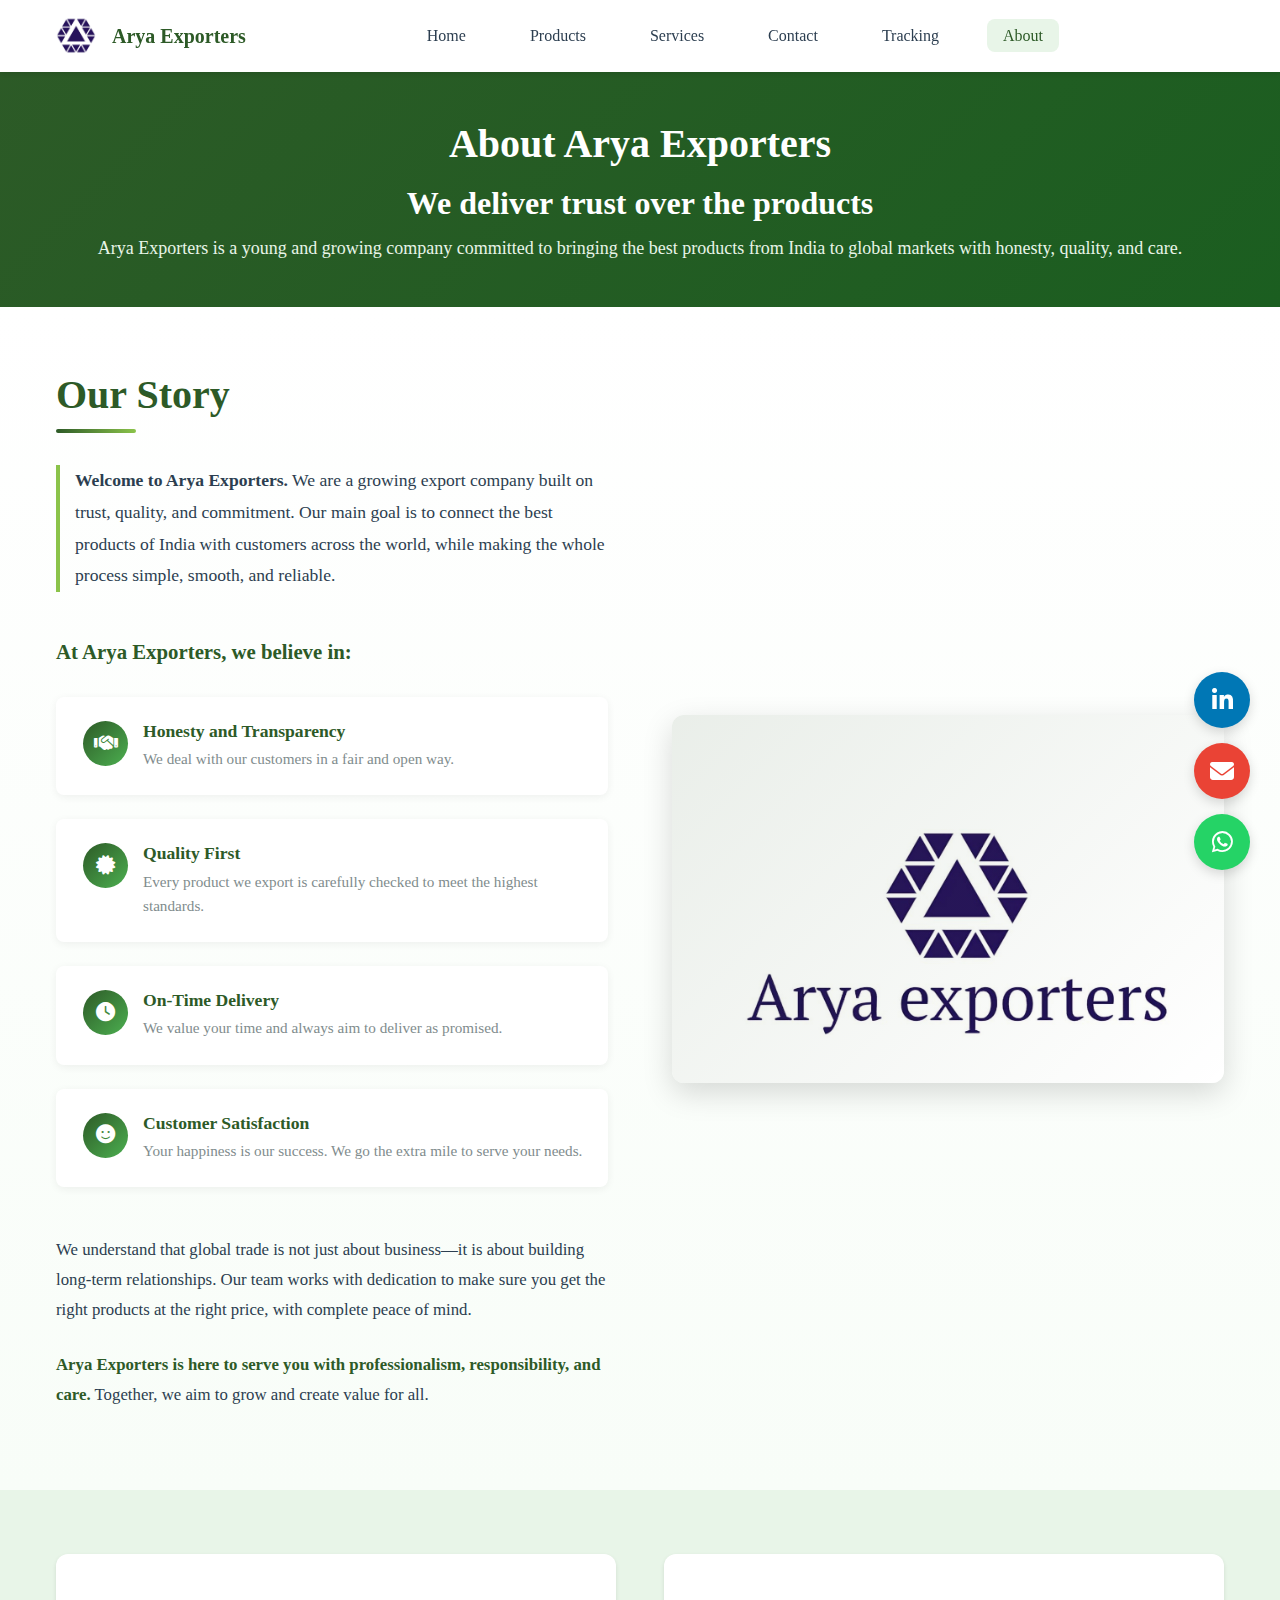
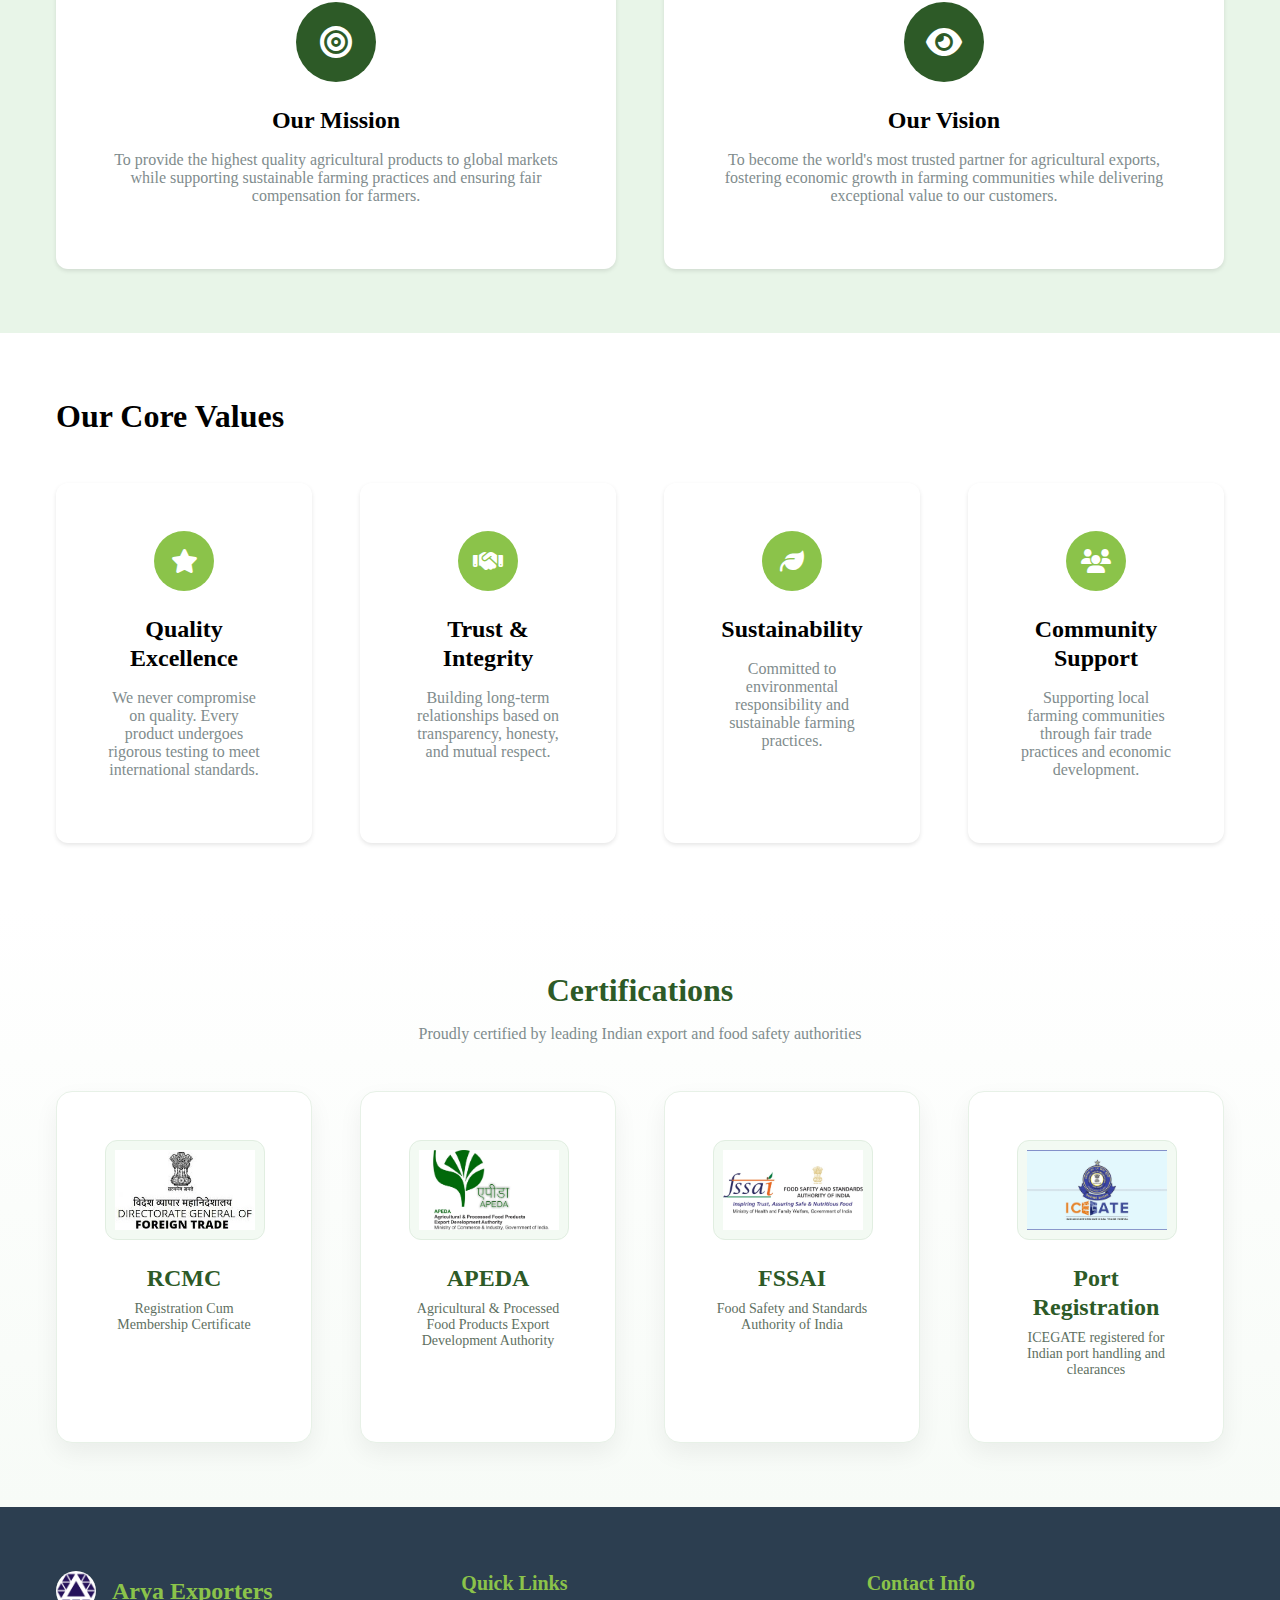
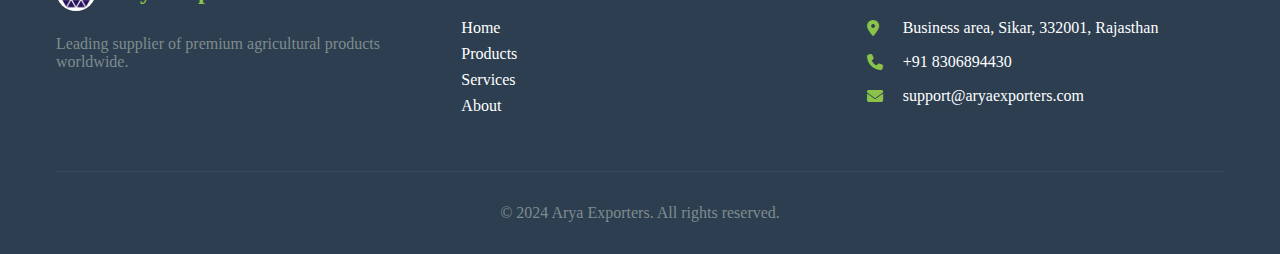
<file: about.html>
<!DOCTYPE html>
<html lang="en">
<head>
    <meta charset="UTF-8">
    <meta name="viewport" content="width=device-width, initial-scale=1.0">
    <title>About Us - Arya Exporters</title>
    <meta name="description" content="Learn about Arya Exporters - leading supplier of premium agricultural products worldwide.">
    
    <!-- CSS Files -->
    <link rel="stylesheet" href="css/style.css">
    <link rel="stylesheet" href="css/responsive.css">
    
    <!-- Font Awesome -->
    <link rel="stylesheet" href="https://cdnjs.cloudflare.com/ajax/libs/font-awesome/6.4.0/css/all.min.css">
    
    <!-- Google Fonts -->
    <link href="https://fonts.googleapis.com/css2?family=Poppins:wght@300;400;500;600;700&display=swap" rel="stylesheet">
</head>
<body>
    <!-- Header -->
    <header class="header">
        <nav class="navbar">
            <div class="nav-container">
                <div class="nav-logo">
                    <img src="assets/logo.png" alt="Arya Exporters" class="logo-img">
                    <span class="logo-text" data-translate="company_name">Arya Exporters</span>
                </div>
                
                <div class="nav-menu" id="nav-menu">
                    <ul class="nav-list">
                        <li class="nav-item">
                            <a href="index.html" class="nav-link" data-translate="nav_home">Home</a>
                        </li>
                        <li class="nav-item">
                            <a href="products.html" class="nav-link" data-translate="nav_products">Products</a>
                        </li>
                        <li class="nav-item">
                            <a href="services.html" class="nav-link" data-translate="nav_services">Services</a>
                        </li>
                        <li class="nav-item">
                            <a href="contact.html" class="nav-link" data-translate="nav_contact">Contact</a>
                        </li>
                        <li class="nav-item">
                            <a href="tracking.html" class="nav-link" data-translate="nav_tracking">Tracking</a>
                        </li>
                        <li class="nav-item">
                            <a href="about.html" class="nav-link active" data-translate="nav_about">About</a>
                        </li>
                    </ul>
                </div>
                
                <div class="nav-actions">
                    <div class="nav-toggle" id="nav-toggle">
                        <span class="bar"></span>
                        <span class="bar"></span>
                        <span class="bar"></span>
                    </div>
                </div>
            </div>
        </nav>
    </header>

    <!-- Page Header -->
    <section class="page-header">
        <div class="container">
            <h1>About Arya Exporters</h1>
            <h2><strong>We deliver trust over the products</strong></h2>

            <p>Arya Exporters is a young and growing company committed to bringing the best products from India to global markets with honesty, quality, and care.</p>
        </div>
    </section>

    <!-- Company Story -->
    <section class="company-story">
        <div class="container">
            <div class="story-content">
                <div class="story-text">
                    <div class="section-title-wrapper">
                        <h2>Our Story</h2>
                        <div class="title-underline"></div>
                    </div>
                    <p class="story-intro"><strong>Welcome to Arya Exporters.</strong> We are a growing export company built on trust, quality, and commitment. Our main goal is to connect the best products of India with customers across the world, while making the whole process simple, smooth, and reliable.</p>
                    
                    <h3 class="beliefs-title">At Arya Exporters, we believe in:</h3>
                    
                    <div class="belief-points">
                        <div class="belief-item">
                            <div class="belief-icon">
                                <i class="fas fa-handshake"></i>
                            </div>
                            <div class="belief-content">
                                <h4>Honesty and Transparency</h4>
                                <p>We deal with our customers in a fair and open way.</p>
                            </div>
                        </div>
                        
                        <div class="belief-item">
                            <div class="belief-icon">
                                <i class="fas fa-certificate"></i>
                            </div>
                            <div class="belief-content">
                                <h4>Quality First</h4>
                                <p>Every product we export is carefully checked to meet the highest standards.</p>
                            </div>
                        </div>
                        
                        <div class="belief-item">
                            <div class="belief-icon">
                                <i class="fas fa-clock"></i>
                            </div>
                            <div class="belief-content">
                                <h4>On-Time Delivery</h4>
                                <p>We value your time and always aim to deliver as promised.</p>
                            </div>
                        </div>
                        
                        <div class="belief-item">
                            <div class="belief-icon">
                                <i class="fas fa-smile"></i>
                            </div>
                            <div class="belief-content">
                                <h4>Customer Satisfaction</h4>
                                <p>Your happiness is our success. We go the extra mile to serve your needs.</p>
                            </div>
                        </div>
                    </div>
                    
                    <p class="story-closing">We understand that global trade is not just about business—it is about building long-term relationships. Our team works with dedication to make sure you get the right products at the right price, with complete peace of mind.</p>
                    <p class="story-final"><strong>Arya Exporters is here to serve you with professionalism, responsibility, and care.</strong> Together, we aim to grow and create value for all.</p>
                </div>
                <div class="story-image">
                    <div class="image-wrapper">
                        <img src="assets/about/about.jpg" alt="Arya Exporters Story" class="story-img">
                        <div class="image-overlay"></div>
                    </div>
                </div>
            </div>
        </div>
    </section>

    <!-- Mission & Vision -->
    <section class="mission-vision">
        <div class="container">
            <div class="mission-vision-grid">
                <div class="mission-card">
                    <div class="mission-icon">
                        <i class="fas fa-bullseye"></i>
                    </div>
                    <h3>Our Mission</h3>
                    <p>To provide the highest quality agricultural products to global markets while supporting sustainable farming practices and ensuring fair compensation for farmers.</p>
                </div>
                
                <div class="vision-card">
                    <div class="vision-icon">
                        <i class="fas fa-eye"></i>
                    </div>
                    <h3>Our Vision</h3>
                    <p>To become the world's most trusted partner for agricultural exports, fostering economic growth in farming communities while delivering exceptional value to our customers.</p>
                </div>
            </div>
        </div>
    </section>

    <!-- Values -->
    <section class="company-values">
        <div class="container">
            <h2>Our Core Values</h2>
            <div class="values-grid">
                <div class="value-card">
                    <div class="value-icon">
                        <i class="fas fa-star"></i>
                    </div>
                    <h3>Quality Excellence</h3>
                    <p>We never compromise on quality. Every product undergoes rigorous testing to meet international standards.</p>
                </div>
                
                <div class="value-card">
                    <div class="value-icon">
                        <i class="fas fa-handshake"></i>
                    </div>
                    <h3>Trust & Integrity</h3>
                    <p>Building long-term relationships based on transparency, honesty, and mutual respect.</p>
                </div>
                
                <div class="value-card">
                    <div class="value-icon">
                        <i class="fas fa-leaf"></i>
                    </div>
                    <h3>Sustainability</h3>
                    <p>Committed to environmental responsibility and sustainable farming practices.</p>
                </div>
                
                <div class="value-card">
                    <div class="value-icon">
                        <i class="fas fa-users"></i>
                    </div>
                    <h3>Community Support</h3>
                    <p>Supporting local farming communities through fair trade practices and economic development.</p>
                </div>
            </div>
        </div>
    </section>

    <!-- Certifications -->
    <section class="certifications-section">
        <div class="container">
            <h2>Certifications</h2>
            <p class="certifications-subtitle">Proudly certified by leading Indian export and food safety authorities</p>
            <div class="certifications-grid">
                <div class="cert-card">
                    <div class="cert-logo-wrap">
                        <img src="assets/about/RCMC.jpg" alt="RCMC Certification" class="cert-logo">
                    </div>
                    <h3 class="cert-name">RCMC</h3>
                    <p class="cert-desc">Registration Cum Membership Certificate</p>
                </div>
                <div class="cert-card">
                    <div class="cert-logo-wrap">
                        <img src="assets/about/APEDA.jpg" alt="APEDA Certification" class="cert-logo">
                    </div>
                    <h3 class="cert-name">APEDA</h3>
                    <p class="cert-desc">Agricultural & Processed Food Products Export Development Authority</p>
                </div>
                <div class="cert-card">
                    <div class="cert-logo-wrap">
                        <img src="assets/about/fssai.jpg" alt="FSSAI Certification" class="cert-logo">
                    </div>
                    <h3 class="cert-name">FSSAI</h3>
                    <p class="cert-desc">Food Safety and Standards Authority of India</p>
                </div>
                <div class="cert-card">
                    <div class="cert-logo-wrap">
                        <img src="assets/about/ICEGATE.jpg" alt="Port Registration (ICEGATE)" class="cert-logo">
                    </div>
                    <h3 class="cert-name">Port Registration</h3>
                    <p class="cert-desc">ICEGATE registered for Indian port handling and clearances</p>
                </div>
            </div>
        </div>
    </section>

    <!-- Footer -->
    <footer class="footer">
        <div class="container">
            <div class="footer-content">
                <div class="footer-section">
                    <div class="footer-logo">
                        <img src="assets/logo.png" alt="Arya Exporters" class="footer-logo-img">
                        <h3 data-translate="company_name">Arya Exporters</h3>
                    </div>
                    <p>Leading supplier of premium agricultural products worldwide.</p>
                </div>
                
                <div class="footer-section">
                    <h4>Quick Links</h4>
                    <ul class="footer-links">
                        <li><a href="index.html">Home</a></li>
                        <li><a href="products.html">Products</a></li>
                        <li><a href="services.html">Services</a></li>
                        <li><a href="about.html">About</a></li>
                    </ul>
                </div>
                
                <div class="footer-section">
                    <h4>Contact Info</h4>
                    <div class="contact-info">
                        <p><i class="fas fa-map-marker-alt"></i> Business area, Sikar, 332001, Rajasthan</p>
                        <p><i class="fas fa-phone"></i> +91 8306894430</p>
                        <p><i class="fas fa-envelope"></i> support@aryaexporters.com</p>
                    </div>
                </div>
            </div>
            
            <div class="footer-bottom">
                <p>&copy; 2024 Arya Exporters. All rights reserved.</p>
            </div>
        </div>
    </footer>

    <!-- Floating Contact Widget -->
    <div class="floating-contact">
        <a href="https://www.linkedin.com/in/aryaexporters/" target="_blank" class="contact-icon linkedin" data-tooltip="Connect on LinkedIn">
            <i class="fab fa-linkedin-in"></i>
        </a>
        <a href="mailto:support@aryaexporters.com" class="contact-icon email" data-tooltip="Email Us">
            <i class="fas fa-envelope"></i>
        </a>
        <a href="https://wa.me/918306894430?text=Hello! I'd like to learn more about Arya Exporters." target="_blank" class="contact-icon whatsapp" data-tooltip="Chat on WhatsApp">
            <i class="fab fa-whatsapp"></i>
        </a>
    </div>

    <!-- JavaScript Files -->
    <script src="js/main.js"></script>
    
</body>
</html>
</file>
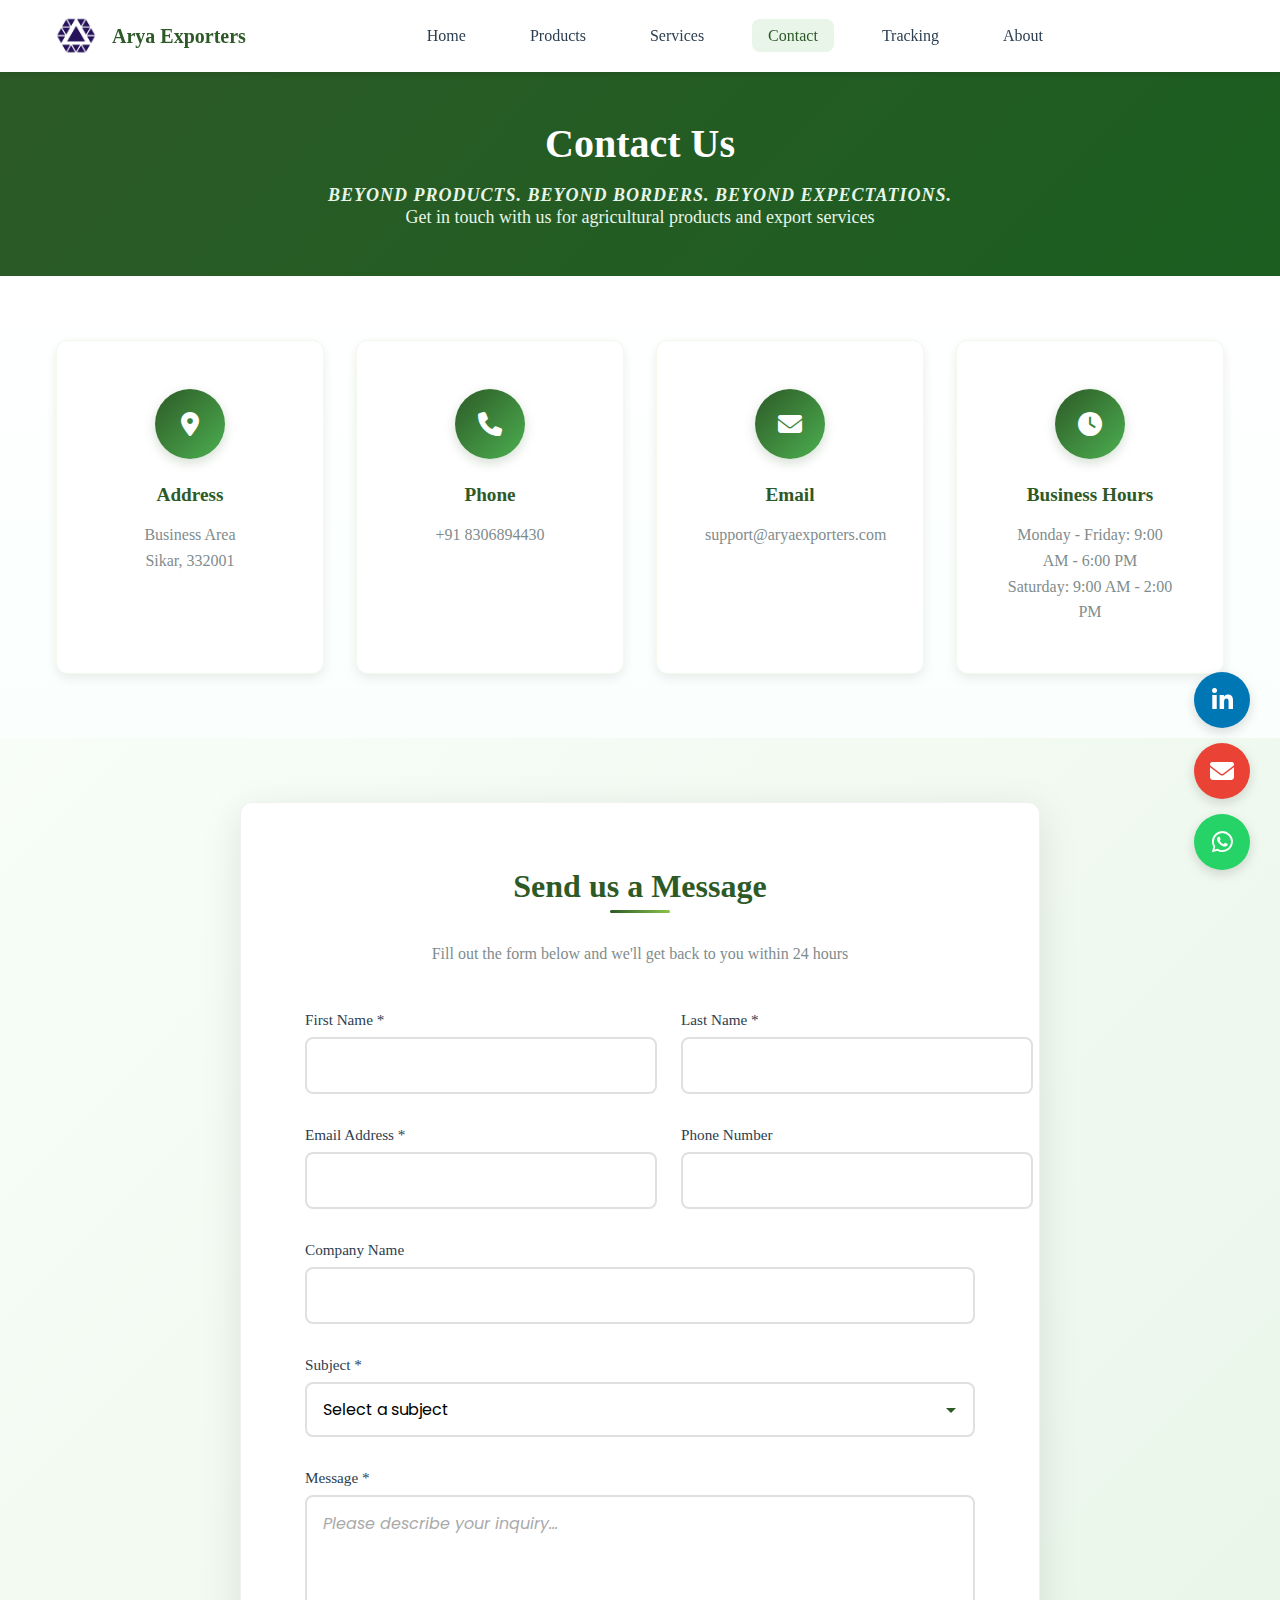
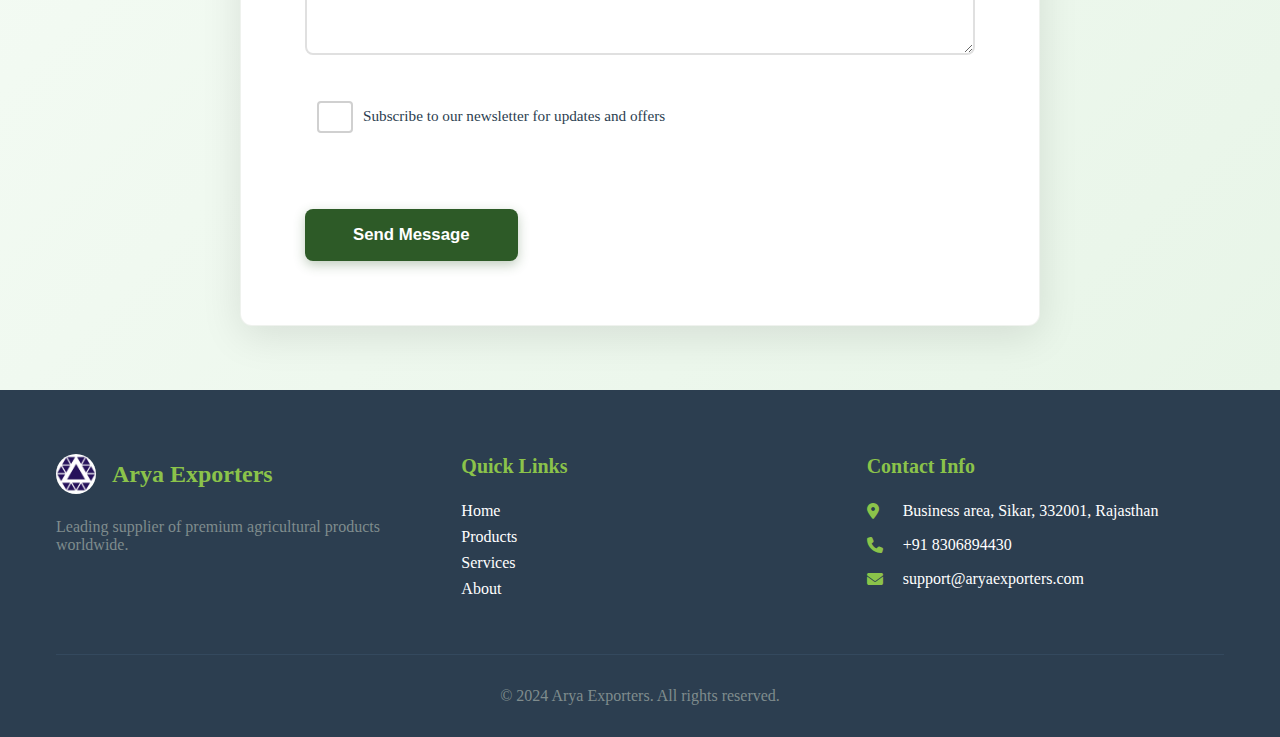
<file: contact.html>
<!DOCTYPE html>
<html lang="en">
<head>
    <meta charset="UTF-8">
    <meta name="viewport" content="width=device-width, initial-scale=1.0">
    <title>Contact Us - Arya Exporters</title>
    <meta name="description" content="Get in touch with Arya Exporters for agricultural products and export services.">
    
    <!-- CSS Files -->
    <link rel="stylesheet" href="css/style.css">
    <link rel="stylesheet" href="css/responsive.css">
    
    <!-- Font Awesome -->
    <link rel="stylesheet" href="https://cdnjs.cloudflare.com/ajax/libs/font-awesome/6.4.0/css/all.min.css">
    
    <!-- Google Fonts -->
    <link href="https://fonts.googleapis.com/css2?family=Poppins:wght@300;400;500;600;700&display=swap" rel="stylesheet">
</head>
<body>
    <!-- Header -->
    <header class="header">
        <nav class="navbar">
            <div class="nav-container">
                <div class="nav-logo">
                    <img src="assets/logo.png" alt="Arya Exporters" class="logo-img">
                    <span class="logo-text" data-translate="company_name">Arya Exporters</span>
                </div>
                
                <div class="nav-menu" id="nav-menu">
                    <ul class="nav-list">
                        <li class="nav-item">
                            <a href="index.html" class="nav-link" data-translate="nav_home">Home</a>
                        </li>
                        <li class="nav-item">
                            <a href="products.html" class="nav-link" data-translate="nav_products">Products</a>
                        </li>
                        <li class="nav-item">
                            <a href="services.html" class="nav-link" data-translate="nav_services">Services</a>
                        </li>
                        <li class="nav-item">
                            <a href="contact.html" class="nav-link active" data-translate="nav_contact">Contact</a>
                        </li>
                        <li class="nav-item">
                            <a href="tracking.html" class="nav-link" data-translate="nav_tracking">Tracking</a>
                        </li>
                        <li class="nav-item">
                            <a href="about.html" class="nav-link" data-translate="nav_about">About</a>
                        </li>
                    </ul>
                </div>
                
                <div class="nav-actions">
                    <div class="nav-toggle" id="nav-toggle">
                        <span class="bar"></span>
                        <span class="bar"></span>
                        <span class="bar"></span>
                    </div>
                </div>
            </div>
        </nav>
    </header>

    <!-- Page Header -->
    <section class="page-header">
        <div class="container">
            <h1>Contact Us</h1>
            <p class="page-tagline">Beyond products. Beyond Borders. Beyond expectations.</p>
            <p>Get in touch with us for agricultural products and export services</p>
        </div>
    </section>

    <!-- Contact Information -->
    <section class="contact-info-section">
        <div class="container">
            <div class="contact-grid">
                <div class="contact-card">
                    <div class="contact-icon">
                        <i class="fas fa-map-marker-alt"></i>
                    </div>
                    <h3>Address</h3>
                    <p>Business Area<br>Sikar, 332001</p>
                </div>
                
                <div class="contact-card">
                    <div class="contact-icon">
                        <i class="fas fa-phone"></i>
                    </div>
                    <h3>Phone</h3>
                    <p>+91 8306894430</p>
                </div>
                
                <div class="contact-card">
                    <div class="contact-icon">
                        <i class="fas fa-envelope"></i>
                    </div>
                    <h3>Email</h3>
                    <p>support@aryaexporters.com</p>
                </div>
                
                <div class="contact-card">
                    <div class="contact-icon">
                        <i class="fas fa-clock"></i>
                    </div>
                    <h3>Business Hours</h3>
                    <p>Monday - Friday: 9:00 AM - 6:00 PM<br>Saturday: 9:00 AM - 2:00 PM</p>
                </div>
            </div>
        </div>
    </section>

    <!-- Contact Form -->
    <section class="contact-form-section">
        <div class="container">
            <div class="contact-form-container">
                <div class="form-header">
                    <h2>Send us a Message</h2>
                    <p>Fill out the form below and we'll get back to you within 24 hours</p>
                </div>
                
                <form class="contact-form" id="contactForm">
                    <div class="form-row">
                        <div class="form-group">
                            <label for="firstName">First Name *</label>
                            <input type="text" id="firstName" name="firstName" required>
                        </div>
                        <div class="form-group">
                            <label for="lastName">Last Name *</label>
                            <input type="text" id="lastName" name="lastName" required>
                        </div>
                    </div>
                    
                    <div class="form-row">
                        <div class="form-group">
                            <label for="email">Email Address *</label>
                            <input type="email" id="email" name="email" required>
                        </div>
                        <div class="form-group">
                            <label for="phone">Phone Number</label>
                            <input type="tel" id="phone" name="phone">
                        </div>
                    </div>
                    
                    <div class="form-group">
                        <label for="company">Company Name</label>
                        <input type="text" id="company" name="company">
                    </div>
                    
                    <div class="form-group">
                        <label for="subject">Subject *</label>
                        <select id="subject" name="subject" required>
                            <option value="">Select a subject</option>
                            <option value="product-inquiry">Product Inquiry</option>
                            <option value="export-services">Export Services</option>
                            <option value="pricing">Pricing Information</option>
                            <option value="partnership">Partnership Opportunities</option>
                            <option value="other">Other</option>
                        </select>
                    </div>
                    
                    <div class="form-group">
                        <label for="message">Message *</label>
                        <textarea id="message" name="message" rows="5" required placeholder="Please describe your inquiry..."></textarea>
                    </div>
                    
                    <div class="form-group">
                        <label class="checkbox-label">
                            <input type="checkbox" name="newsletter" value="yes">
                            <span class="checkmark"></span>
                            Subscribe to our newsletter for updates and offers
                        </label>
                    </div>
                    
                    <button type="submit" class="btn btn-primary">Send Message</button>
                </form>
            </div>
        </div>
    </section>

    
    <!-- Footer -->
    <footer class="footer">
        <div class="container">
            <div class="footer-content">
                <div class="footer-section">
                    <div class="footer-logo">
                        <img src="assets/logo.png" alt="Arya Exporters" class="footer-logo-img">
                        <h3 data-translate="company_name">Arya Exporters</h3>
                    </div>
                    <p>Leading supplier of premium agricultural products worldwide.</p>
                </div>
                
                <div class="footer-section">
                    <h4>Quick Links</h4>
                    <ul class="footer-links">
                        <li><a href="index.html">Home</a></li>
                        <li><a href="products.html">Products</a></li>
                        <li><a href="services.html">Services</a></li>
                        <li><a href="about.html">About</a></li>
                    </ul>
                </div>
                
                <div class="footer-section">
                    <h4>Contact Info</h4>
                    <div class="contact-info">
                        <p><i class="fas fa-map-marker-alt"></i> Business area, Sikar, 332001, Rajasthan</p>
                        <p><i class="fas fa-phone"></i> +91 8306894430</p>
                        <p><i class="fas fa-envelope"></i> support@aryaexporters.com</p>
                    </div>
                </div>
            </div>
            
            <div class="footer-bottom">
                <p>&copy; 2024 Arya Exporters. All rights reserved.</p>
            </div>
        </div>
    </footer>

    <!-- Floating Contact Widget -->
    <div class="floating-contact">
        <a href="https://www.linkedin.com/in/aryaexporters/" target="_blank" class="contact-icon linkedin" data-tooltip="Connect on LinkedIn">
            <i class="fab fa-linkedin-in"></i>
        </a>
        <a href="mailto:support@aryaexporters.com" class="contact-icon email" data-tooltip="Email Us">
            <i class="fas fa-envelope"></i>
        </a>
        <a href="https://wa.me/918306894430?text=Hello! I'd like to get in touch with Arya Exporters." target="_blank" class="contact-icon whatsapp" data-tooltip="Chat on WhatsApp">
            <i class="fab fa-whatsapp"></i>
        </a>
    </div>

    <!-- JavaScript Files -->
    <script src="js/main.js"></script>
    
    <script>
        // Contact form handling
        document.addEventListener('DOMContentLoaded', function() {
            const contactForm = document.getElementById('contactForm');
            
            if (contactForm) {
                // Pre-select subject from query parameter
                const params = new URLSearchParams(window.location.search);
                const subjectParam = (params.get('subject') || '').toLowerCase();
                const subjectSelect = document.getElementById('subject');
                if (subjectParam && subjectSelect) {
                    const mapping = {
                        'export-services': 'export-services',
                        'product-inquiry': 'product-inquiry',
                        'pricing': 'pricing',
                        'partnership': 'partnership',
                        'other': 'other'
                    };
                    const value = mapping[subjectParam];
                    if (value) {
                        subjectSelect.value = value;
                    }
                }
                contactForm.addEventListener('submit', function(e) {
                    e.preventDefault();
                    
                    // Get form data
                    const formData = new FormData(this);
                    const data = Object.fromEntries(formData);
                    
                    // Simple validation
                    if (!data.firstName || !data.lastName || !data.email || !data.message) {
                        alert('Please fill in all required fields.');
                        return;
                    }
                    
                    // Email validation
                    const emailRegex = /^[^\s@]+@[^\s@]+\.[^\s@]+$/;
                    if (!emailRegex.test(data.email)) {
                        alert('Please enter a valid email address.');
                        return;
                    }
                    
                    // Compose mailto link
                    const recipient = 'support@aryaexporters.com';
                    const subject = `Inquiry: ${data.subject || 'General'}`;
                    const bodyLines = [
                        `Name: ${data.firstName} ${data.lastName}`,
                        `Email: ${data.email}`,
                        data.phone ? `Phone: ${data.phone}` : '',
                        data.company ? `Company: ${data.company}` : '',
                        '',
                        'Message:',
                        data.message
                    ].filter(Boolean);
                    const body = bodyLines.join('\n');
                    const mailtoUrl = `mailto:${recipient}?subject=${encodeURIComponent(subject)}&body=${encodeURIComponent(body)}`;
                    
                    // Open email client
                    window.location.href = mailtoUrl;
                });
            }
        });
    </script>
</body>
</html>
</file>
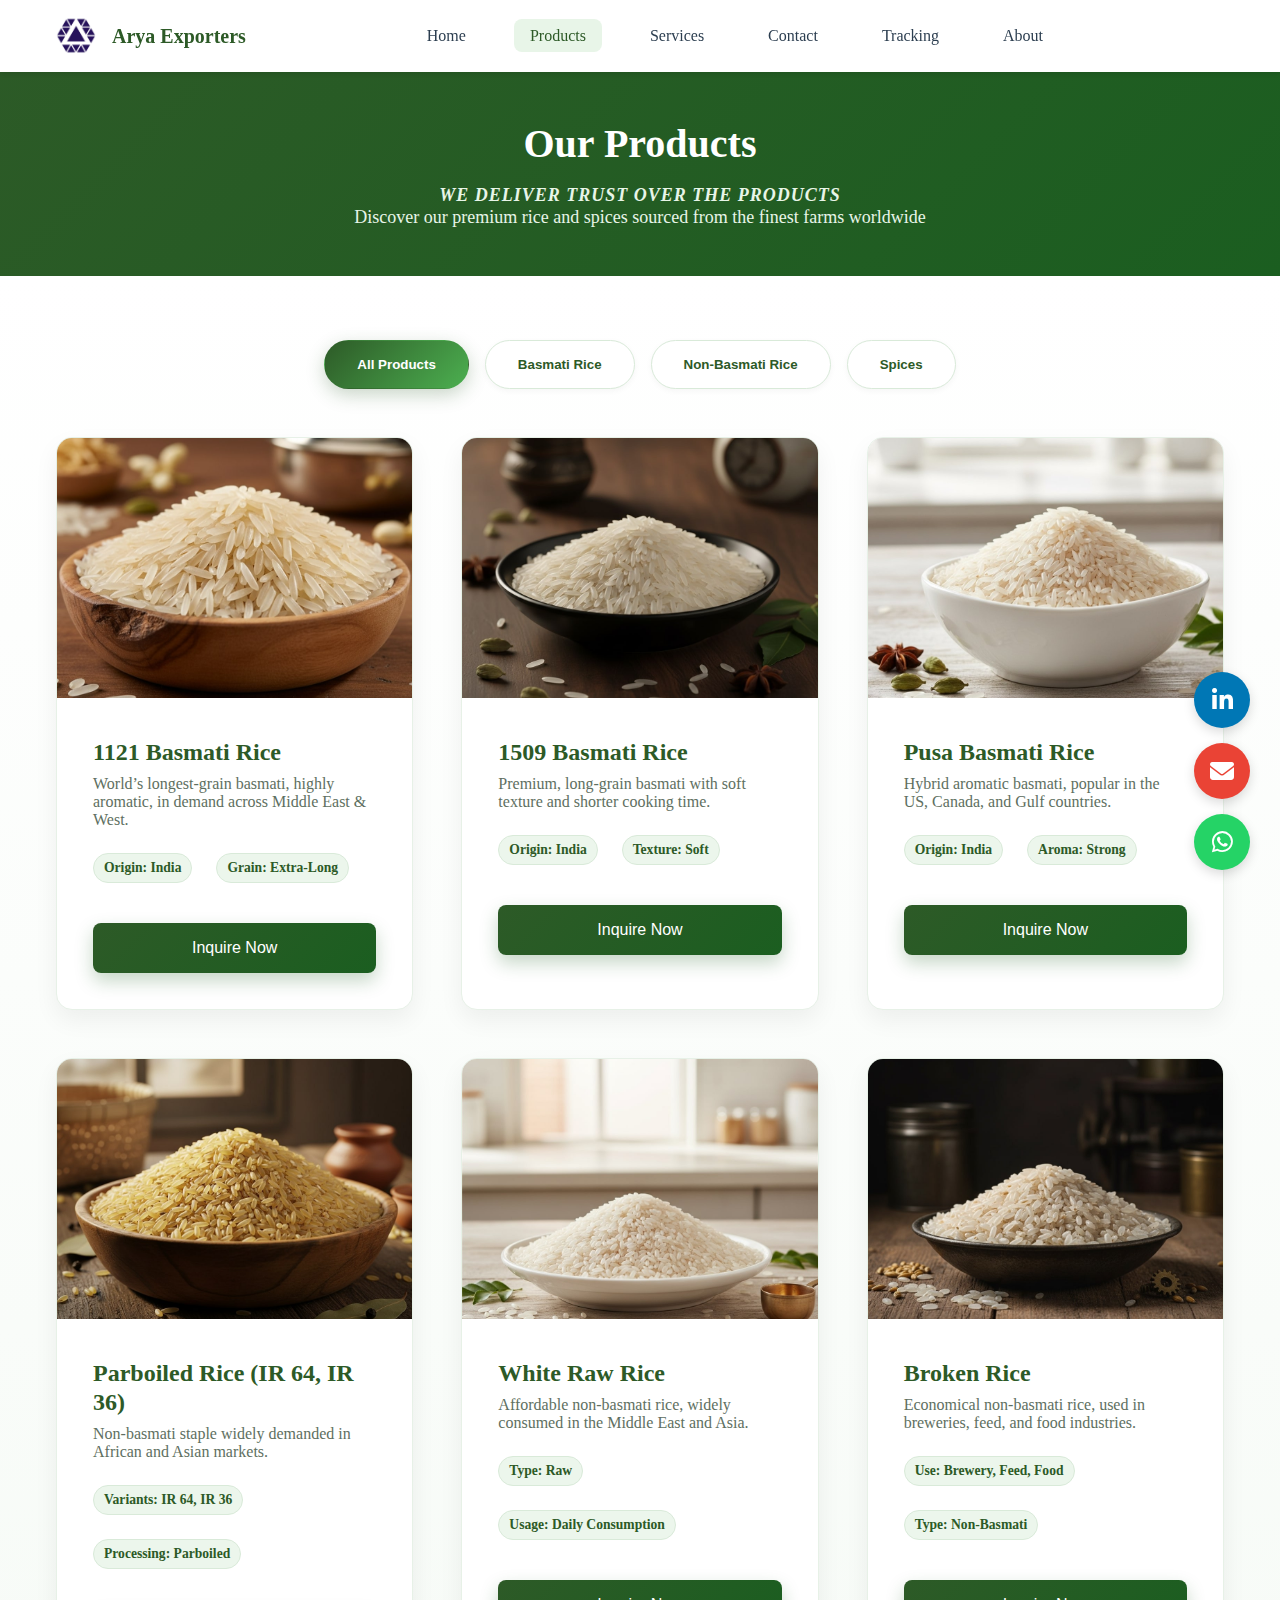
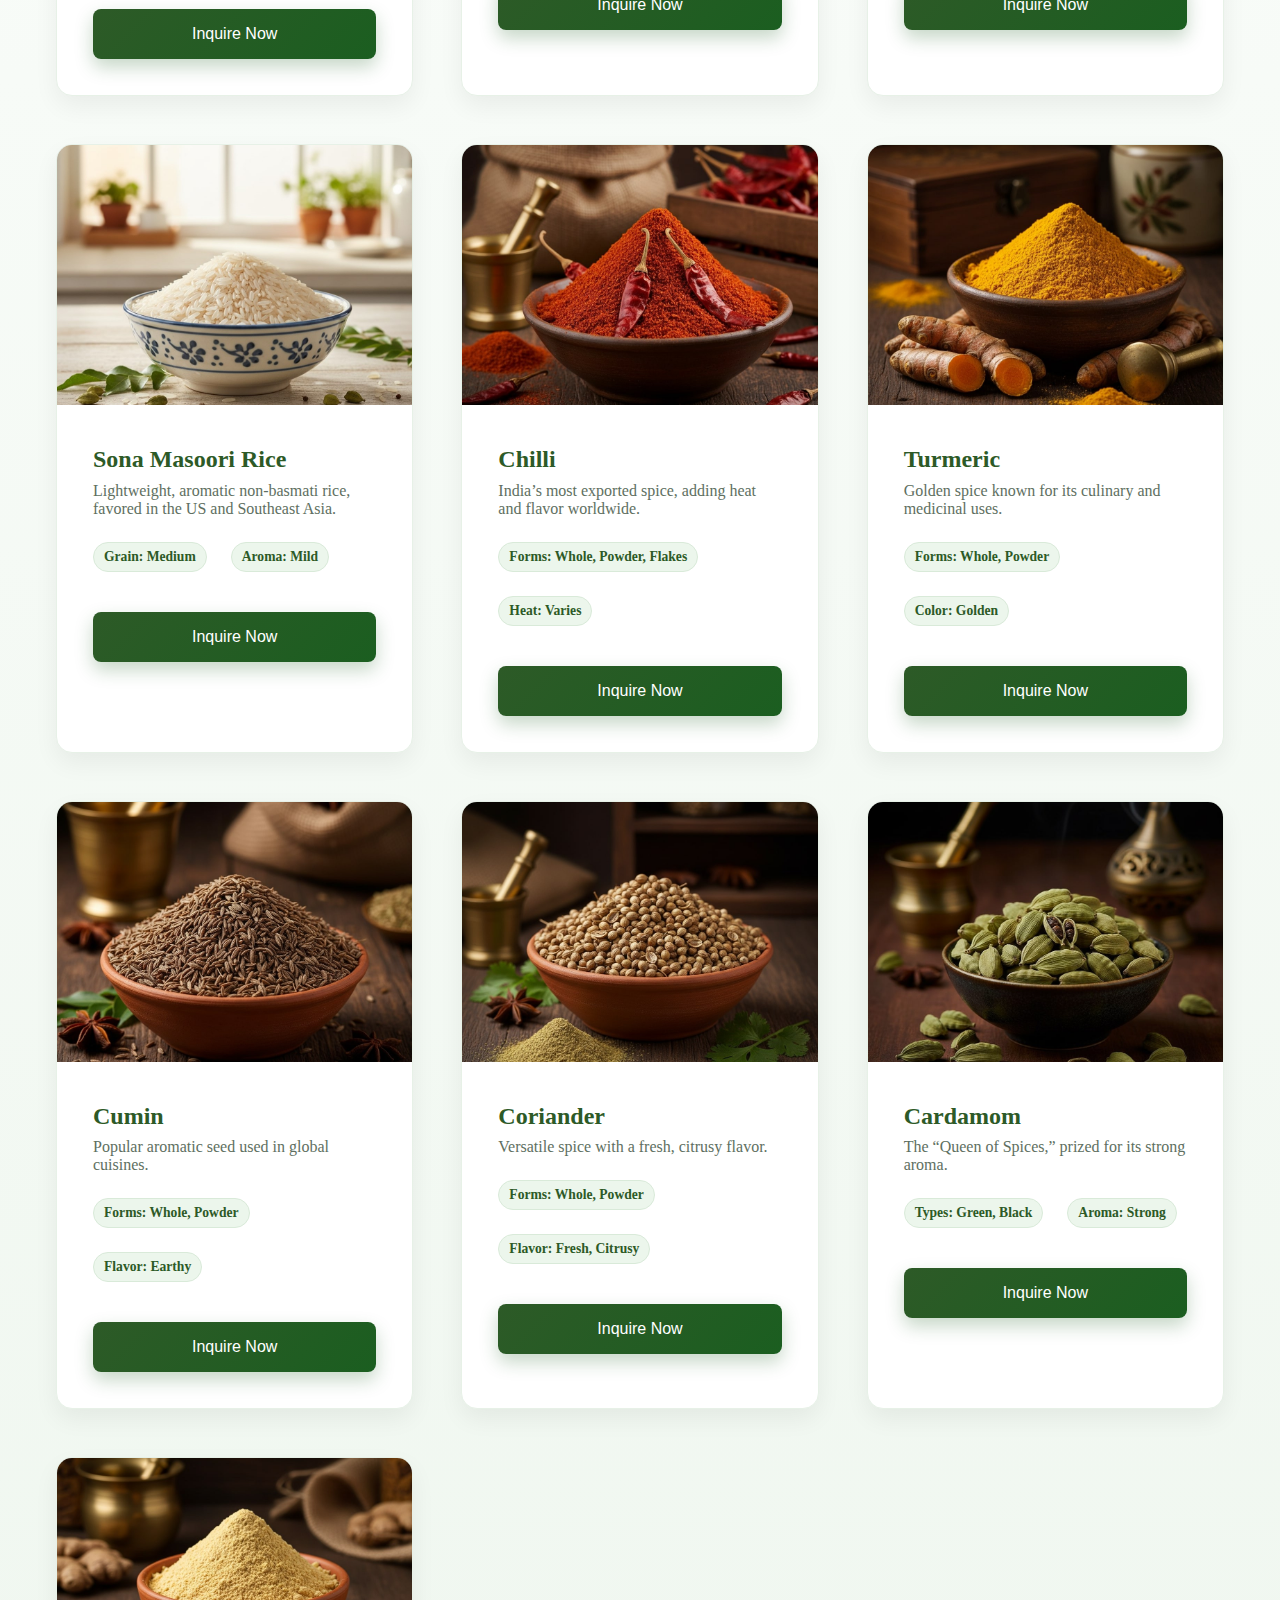
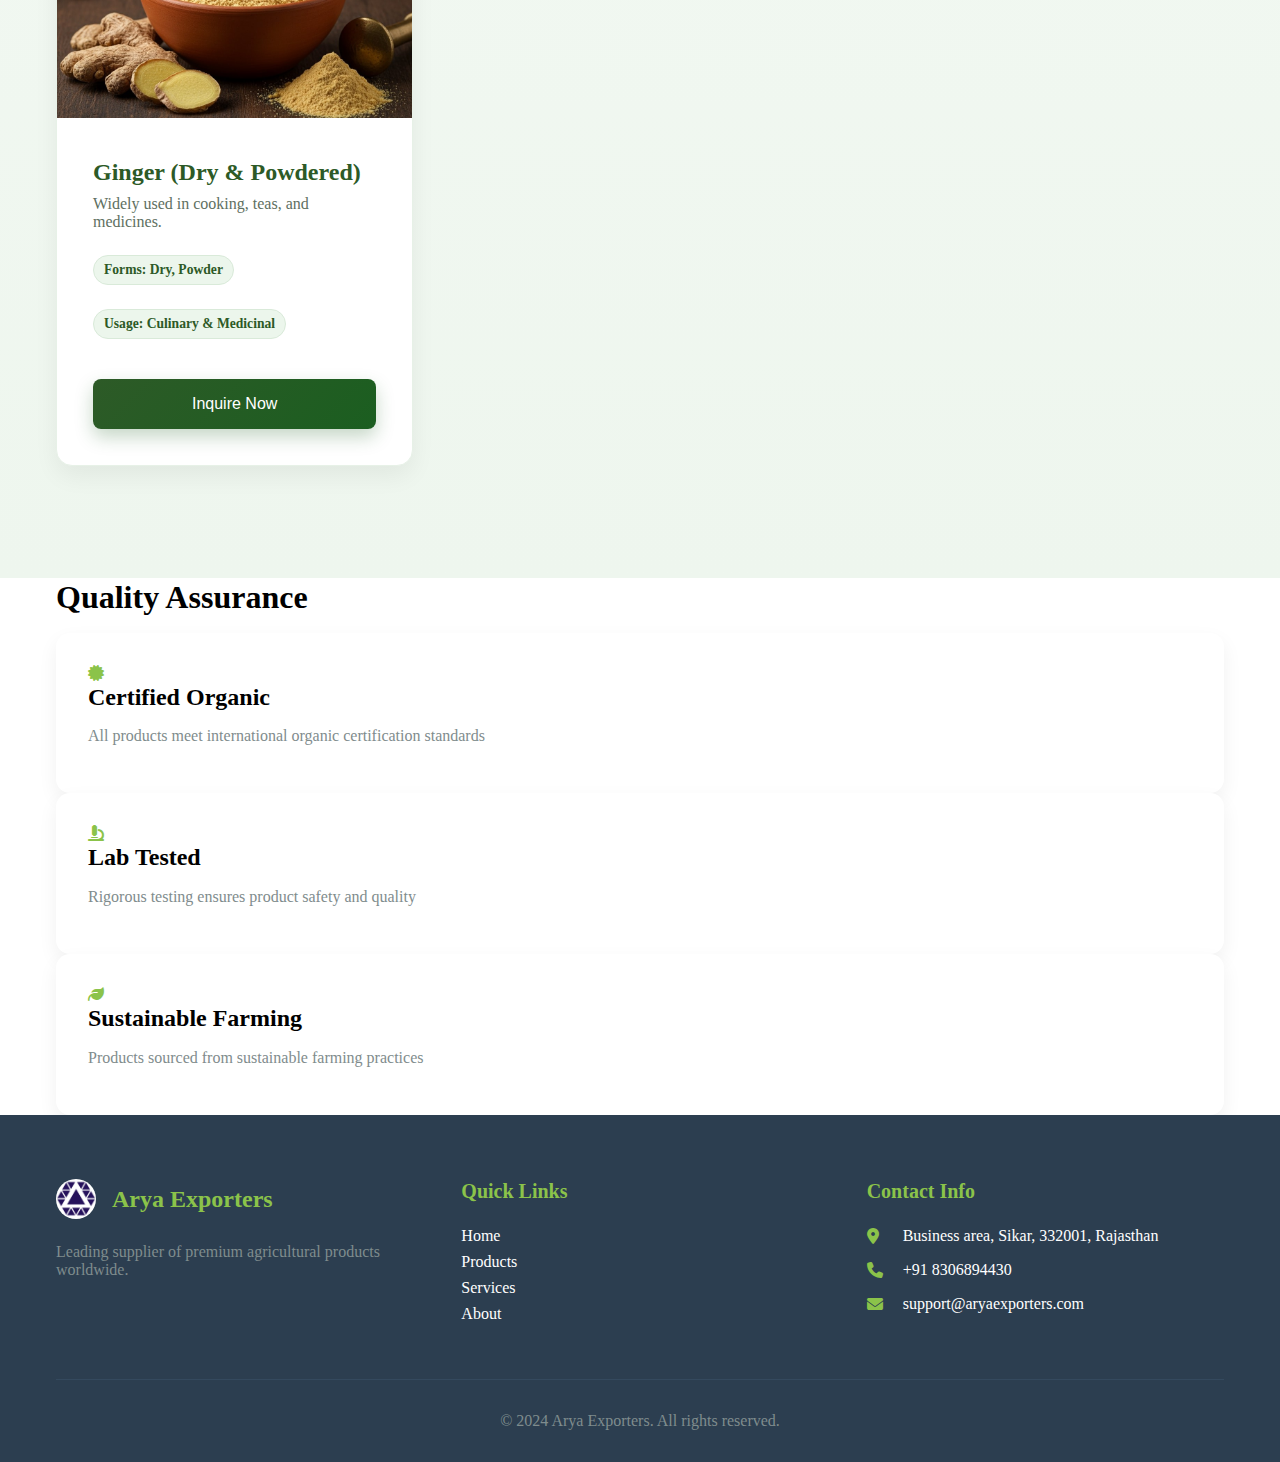
<file: products.html>
<!DOCTYPE html>
<html lang="en">
<head>
    <meta charset="UTF-8">
    <meta name="viewport" content="width=device-width, initial-scale=1.0">
    <title>Products - Arya Exporters</title>
    <meta name="description" content="Explore our premium agricultural products including grains, spices, and organic produce.">
    
    <!-- CSS Files -->
    <link rel="stylesheet" href="css/style.css">
    <link rel="stylesheet" href="css/responsive.css">
    
    <!-- Font Awesome -->
    <link rel="stylesheet" href="https://cdnjs.cloudflare.com/ajax/libs/font-awesome/6.4.0/css/all.min.css">
    
    <!-- Google Fonts -->
    <link href="https://fonts.googleapis.com/css2?family=Poppins:wght@300;400;500;600;700&display=swap" rel="stylesheet">
</head>
<body>
    <!-- Header -->
    <header class="header">
        <nav class="navbar">
            <div class="nav-container">
                <div class="nav-logo">
                    <img src="assets/logo.png" alt="Arya Exporters" class="logo-img">
                    <span class="logo-text" data-translate="company_name">Arya Exporters</span>
                </div>
                
                <div class="nav-menu" id="nav-menu">
                    <ul class="nav-list">
                        <li class="nav-item">
                            <a href="index.html" class="nav-link" data-translate="nav_home">Home</a>
                        </li>
                        <li class="nav-item">
                            <a href="products.html" class="nav-link active" data-translate="nav_products">Products</a>
                        </li>
                        <li class="nav-item">
                            <a href="services.html" class="nav-link" data-translate="nav_services">Services</a>
                        </li>
                        <li class="nav-item">
                            <a href="contact.html" class="nav-link" data-translate="nav_contact">Contact</a>
                        </li>
                        <li class="nav-item">
                            <a href="tracking.html" class="nav-link" data-translate="nav_tracking">Tracking</a>
                        </li>
                        <li class="nav-item">
                            <a href="about.html" class="nav-link" data-translate="nav_about">About</a>
                        </li>
                    </ul>
                </div>
                
                <div class="nav-actions">
                    <div class="nav-toggle" id="nav-toggle">
                        <span class="bar"></span>
                        <span class="bar"></span>
                        <span class="bar"></span>
                    </div>
                </div>
            </div>
        </nav>
    </header>

    <!-- Page Header -->
    <section class="page-header">
        <div class="container">
            <h1>Our Products</h1>
            <p class="page-tagline">We deliver trust over the products</p>
            <p>Discover our premium rice and spices sourced from the finest farms worldwide</p>
        </div>
    </section>

    <!-- Products Categories -->
    <section class="products-categories">
        <div class="container">
            <div class="category-filters">
                <button class="filter-btn active" data-category="all">All Products</button>
                <button class="filter-btn" data-category="basmati">Basmati Rice</button>
                <button class="filter-btn" data-category="non-basmati">Non-Basmati Rice</button>
                <button class="filter-btn" data-category="spices">Spices</button>
            </div>
            
            <div class="products-grid">
                <!-- Basmati Rice Products -->
                <div class="product-item" data-category="basmati">
                    <img src="assets/products/1121.jpg" alt="1121 Basmati Rice" class="product-image">
                    <div class="product-info">
                        <h3>1121 Basmati Rice</h3>
                        <p>World’s longest-grain basmati, highly aromatic, in demand across Middle East & West.</p>
                        <div class="product-specs">
                            <span class="spec">Origin: India</span>
                            <span class="spec">Grain: Extra-Long</span>
                        </div>
                        <button class="btn btn-primary">Inquire Now</button>
                    </div>
                </div>
                
                <div class="product-item" data-category="basmati">
                    <img src="assets/products/1509basmati.jpg" alt="1509 Basmati Rice" class="product-image">
                    <div class="product-info">
                        <h3>1509 Basmati Rice</h3>
                        <p>Premium, long-grain basmati with soft texture and shorter cooking time.</p>
                        <div class="product-specs">
                            <span class="spec">Origin: India</span>
                            <span class="spec">Texture: Soft</span>
                        </div>
                        <button class="btn btn-primary">Inquire Now</button>
                    </div>
                </div>
                
                <div class="product-item" data-category="basmati">
                    <img src="assets/products/pusabasmati.jpg" alt="Pusa Basmati Rice" class="product-image">
                    <div class="product-info">
                        <h3>Pusa Basmati Rice</h3>
                        <p>Hybrid aromatic basmati, popular in the US, Canada, and Gulf countries.</p>
                        <div class="product-specs">
                            <span class="spec">Origin: India</span>
                            <span class="spec">Aroma: Strong</span>
                        </div>
                        <button class="btn btn-primary">Inquire Now</button>
                    </div>
                </div>
                
                <!-- Non-Basmati Rice Products -->
                <div class="product-item" data-category="non-basmati">
                    <img src="assets/products/IR6436%20non.jpg" alt="Parboiled Rice (IR 64, IR 36)" class="product-image">
                    <div class="product-info">
                        <h3>Parboiled Rice (IR 64, IR 36)</h3>
                        <p>Non-basmati staple widely demanded in African and Asian markets.</p>
                        <div class="product-specs">
                            <span class="spec">Variants: IR 64, IR 36</span>
                            <span class="spec">Processing: Parboiled</span>
                        </div>
                        <button class="btn btn-primary">Inquire Now</button>
                    </div>
                </div>
                
                <div class="product-item" data-category="non-basmati">
                    <img src="assets/products/white%20raw%20non.jpg" alt="White Raw Rice" class="product-image">
                    <div class="product-info">
                        <h3>White Raw Rice</h3>
                        <p>Affordable non-basmati rice, widely consumed in the Middle East and Asia.</p>
                        <div class="product-specs">
                            <span class="spec">Type: Raw</span>
                            <span class="spec">Usage: Daily Consumption</span>
                        </div>
                        <button class="btn btn-primary">Inquire Now</button>
                    </div>
                </div>
                
                <div class="product-item" data-category="non-basmati">
                    <img src="assets/products/broken%20non.jpg" alt="Broken Rice" class="product-image">
                    <div class="product-info">
                        <h3>Broken Rice</h3>
                        <p>Economical non-basmati rice, used in breweries, feed, and food industries.</p>
                        <div class="product-specs">
                            <span class="spec">Use: Brewery, Feed, Food</span>
                            <span class="spec">Type: Non-Basmati</span>
                        </div>
                        <button class="btn btn-primary">Inquire Now</button>
                    </div>
                </div>
                
                <div class="product-item" data-category="non-basmati">
                    <img src="assets/products/sona%20masoori%20non.jpg" alt="Sona Masoori Rice" class="product-image">
                    <div class="product-info">
                        <h3>Sona Masoori Rice</h3>
                        <p>Lightweight, aromatic non-basmati rice, favored in the US and Southeast Asia.</p>
                        <div class="product-specs">
                            <span class="spec">Grain: Medium</span>
                            <span class="spec">Aroma: Mild</span>
                        </div>
                        <button class="btn btn-primary">Inquire Now</button>
                    </div>
                </div>
                
                <!-- Spices Products -->
                <div class="product-item" data-category="spices">
                    <img src="assets/products/chilli.jpg" alt="Chilli" class="product-image">
                    <div class="product-info">
                        <h3>Chilli</h3>
                        <p>India’s most exported spice, adding heat and flavor worldwide.</p>
                        <div class="product-specs">
                            <span class="spec">Forms: Whole, Powder, Flakes</span>
                            <span class="spec">Heat: Varies</span>
                        </div>
                        <button class="btn btn-primary">Inquire Now</button>
                    </div>
                </div>
                
                <div class="product-item" data-category="spices">
                    <img src="assets/products/turmeric.jpg" alt="Turmeric" class="product-image">
                    <div class="product-info">
                        <h3>Turmeric</h3>
                        <p>Golden spice known for its culinary and medicinal uses.</p>
                        <div class="product-specs">
                            <span class="spec">Forms: Whole, Powder</span>
                            <span class="spec">Color: Golden</span>
                        </div>
                        <button class="btn btn-primary">Inquire Now</button>
                    </div>
                </div>
                
                <div class="product-item" data-category="spices">
                    <img src="assets/products/cumin.jpg" alt="Cumin" class="product-image">
                    <div class="product-info">
                        <h3>Cumin</h3>
                        <p>Popular aromatic seed used in global cuisines.</p>
                        <div class="product-specs">
                            <span class="spec">Forms: Whole, Powder</span>
                            <span class="spec">Flavor: Earthy</span>
                        </div>
                        <button class="btn btn-primary">Inquire Now</button>
                    </div>
                </div>
                
                <div class="product-item" data-category="spices">
                    <img src="assets/products/coriander.jpg" alt="Coriander" class="product-image">
                    <div class="product-info">
                        <h3>Coriander</h3>
                        <p>Versatile spice with a fresh, citrusy flavor.</p>
                        <div class="product-specs">
                            <span class="spec">Forms: Whole, Powder</span>
                            <span class="spec">Flavor: Fresh, Citrusy</span>
                        </div>
                        <button class="btn btn-primary">Inquire Now</button>
                    </div>
                </div>
                
                <div class="product-item" data-category="spices">
                    <img src="assets/products/cardamom.jpg" alt="Cardamom" class="product-image">
                    <div class="product-info">
                        <h3>Cardamom</h3>
                        <p>The “Queen of Spices,” prized for its strong aroma.</p>
                        <div class="product-specs">
                            <span class="spec">Types: Green, Black</span>
                            <span class="spec">Aroma: Strong</span>
                        </div>
                        <button class="btn btn-primary">Inquire Now</button>
                    </div>
                </div>
                
                <div class="product-item" data-category="spices">
                    <img src="assets/products/ginger.jpg" alt="Ginger (Dry & Powdered)" class="product-image">
                    <div class="product-info">
                        <h3>Ginger (Dry & Powdered)</h3>
                        <p>Widely used in cooking, teas, and medicines.</p>
                        <div class="product-specs">
                            <span class="spec">Forms: Dry, Powder</span>
                            <span class="spec">Usage: Culinary & Medicinal</span>
                        </div>
                        <button class="btn btn-primary">Inquire Now</button>
                    </div>
                </div>
            </div>
        </div>
    </section>

    <!-- Quality Assurance -->
    <section class="quality-assurance">
        <div class="container">
            <h2>Quality Assurance</h2>
            <div class="quality-grid">
                <div class="quality-item">
                    <i class="fas fa-certificate"></i>
                    <h3>Certified Organic</h3>
                    <p>All products meet international organic certification standards</p>
                </div>
                <div class="quality-item">
                    <i class="fas fa-microscope"></i>
                    <h3>Lab Tested</h3>
                    <p>Rigorous testing ensures product safety and quality</p>
                </div>
                <div class="quality-item">
                    <i class="fas fa-leaf"></i>
                    <h3>Sustainable Farming</h3>
                    <p>Products sourced from sustainable farming practices</p>
                </div>
            </div>
        </div>
    </section>

    <!-- Footer -->
    <footer class="footer">
        <div class="container">
            <div class="footer-content">
                <div class="footer-section">
                    <div class="footer-logo">
                        <img src="assets/logo.png" alt="Arya Exporters" class="footer-logo-img">
                        <h3 data-translate="company_name">Arya Exporters</h3>
                    </div>
                    <p>Leading supplier of premium agricultural products worldwide.</p>
                </div>
                
                <div class="footer-section">
                    <h4>Quick Links</h4>
                    <ul class="footer-links">
                        <li><a href="index.html">Home</a></li>
                        <li><a href="products.html">Products</a></li>
                        <li><a href="services.html">Services</a></li>
                        <li><a href="about.html">About</a></li>
                    </ul>
                </div>
                
                <div class="footer-section">
                    <h4>Contact Info</h4>
                    <div class="contact-info">
                        <p><i class="fas fa-map-marker-alt"></i> Business area, Sikar, 332001, Rajasthan</p>
                        <p><i class="fas fa-phone"></i> +91 8306894430</p>
                        <p><i class="fas fa-envelope"></i> support@aryaexporters.com</p>
                    </div>
                </div>
            </div>
            
            <div class="footer-bottom">
                <p>&copy; 2024 Arya Exporters. All rights reserved.</p>
            </div>
        </div>
    </footer>

    <!-- Floating Contact Widget -->
    <div class="floating-contact">
        <a href="https://www.linkedin.com/in/aryaexporters/" target="_blank" class="contact-icon linkedin" data-tooltip="Connect on LinkedIn">
            <i class="fab fa-linkedin-in"></i>
        </a>
        <a href="mailto:support@aryaexporters.com" class="contact-icon email" data-tooltip="Email Us">
            <i class="fas fa-envelope"></i>
        </a>
        <a href="https://wa.me/918306894430?text=Hello! I'm interested in your agricultural products." target="_blank" class="contact-icon whatsapp" data-tooltip="Chat on WhatsApp">
            <i class="fab fa-whatsapp"></i>
        </a>
    </div>

    <!-- JavaScript Files -->
    <script src="js/main.js"></script>
    
    <script>
        // Product filtering functionality
        document.addEventListener('DOMContentLoaded', function() {
            const filterBtns = document.querySelectorAll('.filter-btn');
            const productItems = document.querySelectorAll('.product-item');
            
            filterBtns.forEach(btn => {
                btn.addEventListener('click', function() {
                    const category = this.getAttribute('data-category');
                    
                    // Update active button
                    filterBtns.forEach(b => b.classList.remove('active'));
                    this.classList.add('active');
                    
                    // Filter products
                    productItems.forEach(item => {
                        if (category === 'all' || item.getAttribute('data-category') === category) {
                            item.style.display = 'block';
                        } else {
                            item.style.display = 'none';
                        }
                    });
                });
            });
        });
    </script>
</body>
</html>
</file>
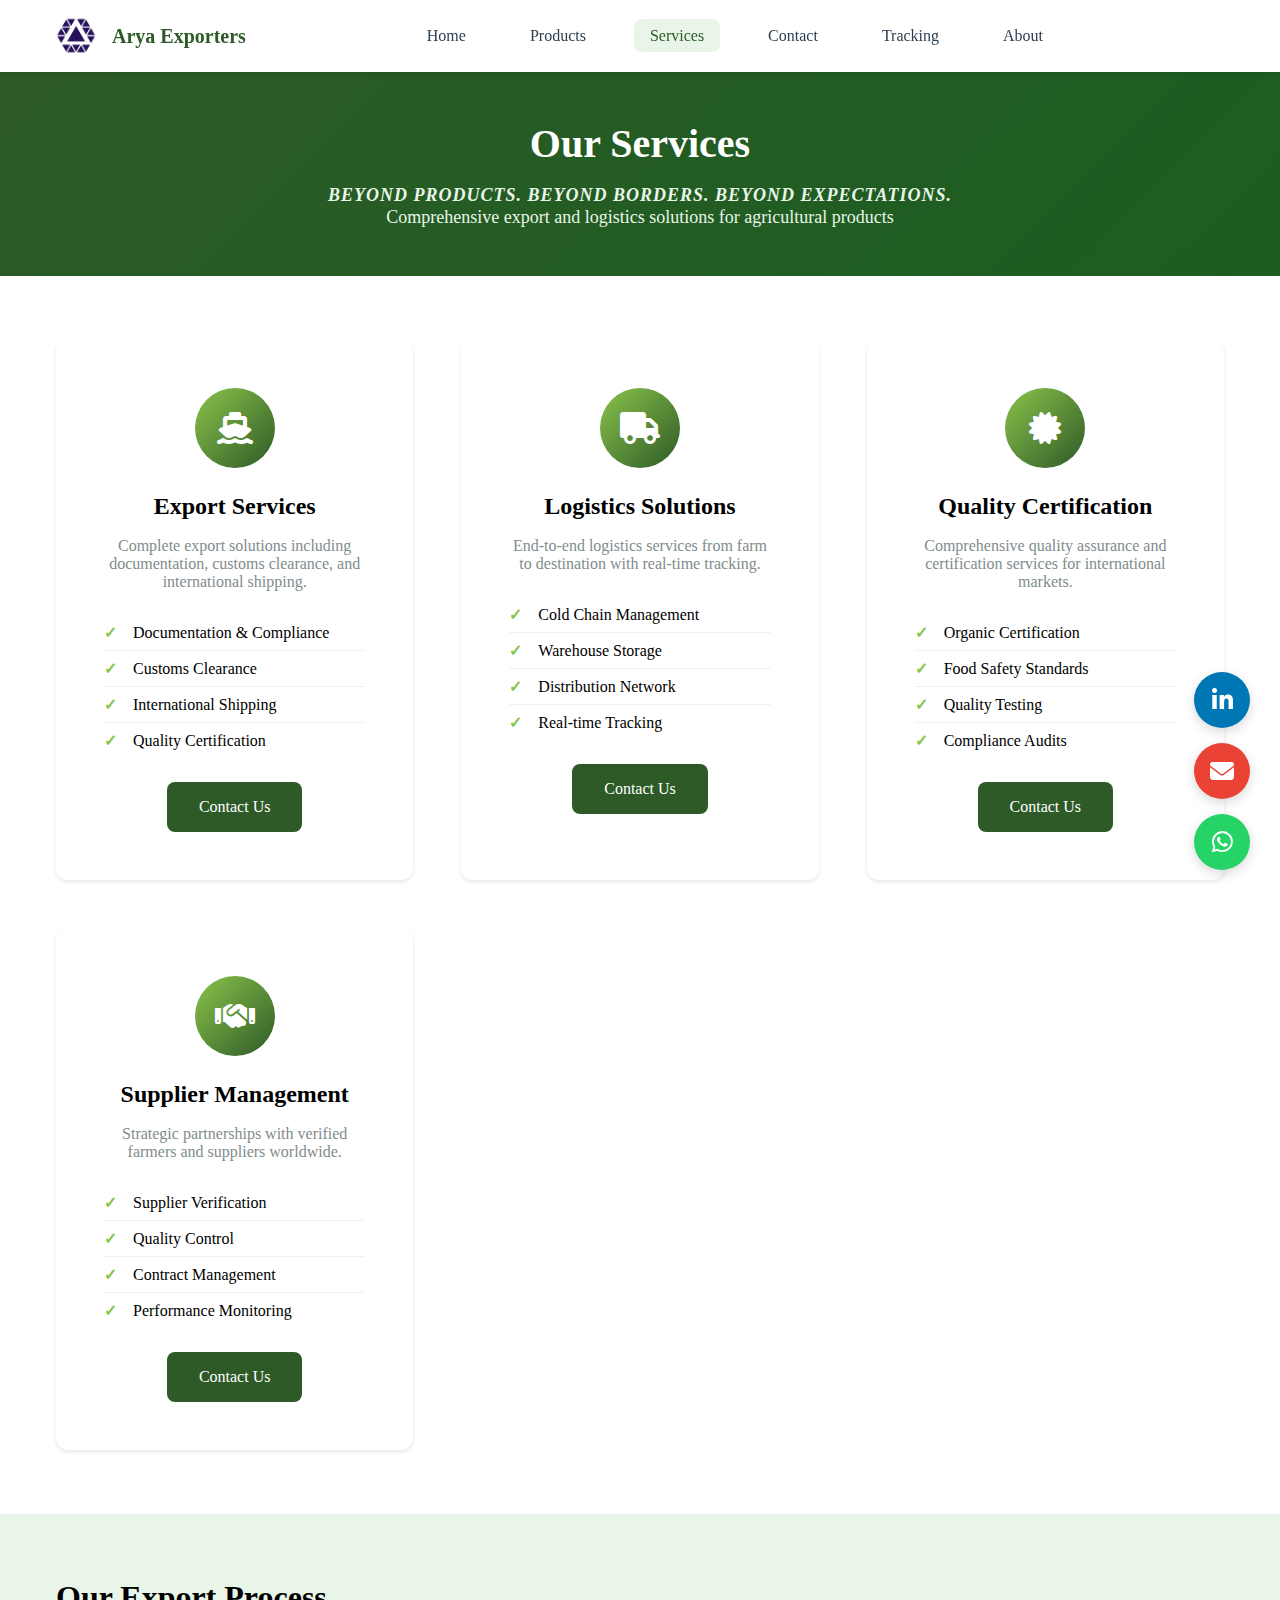
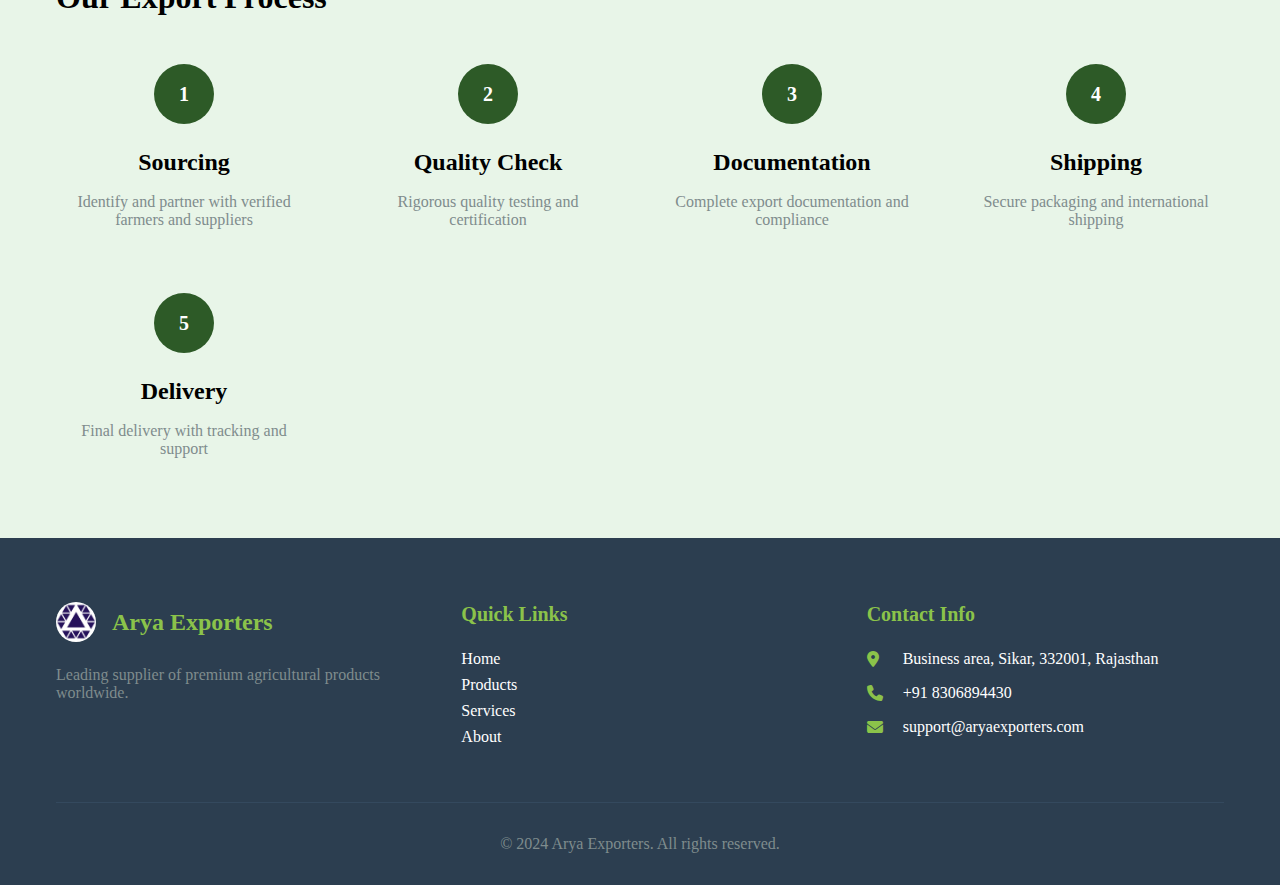
<file: services.html>
<!DOCTYPE html>
<html lang="en">
<head>
    <meta charset="UTF-8">
    <meta name="viewport" content="width=device-width, initial-scale=1.0">
    <title>Services - Arya Exporters</title>
    <meta name="description" content="Comprehensive export and logistics services for agricultural products.">
    
    <!-- CSS Files -->
    <link rel="stylesheet" href="css/style.css">
    <link rel="stylesheet" href="css/responsive.css">
    
    <!-- Font Awesome -->
    <link rel="stylesheet" href="https://cdnjs.cloudflare.com/ajax/libs/font-awesome/6.4.0/css/all.min.css">
    
    <!-- Google Fonts -->
    <link href="https://fonts.googleapis.com/css2?family=Poppins:wght@300;400;500;600;700&display=swap" rel="stylesheet">
</head>
<body>
    <!-- Header -->
    <header class="header">
        <nav class="navbar">
            <div class="nav-container">
                <div class="nav-logo">
                    <img src="assets/logo.png" alt="Arya Exporters" class="logo-img">
                    <span class="logo-text" data-translate="company_name">Arya Exporters</span>
                </div>
                
                <div class="nav-menu" id="nav-menu">
                    <ul class="nav-list">
                        <li class="nav-item">
                            <a href="index.html" class="nav-link" data-translate="nav_home">Home</a>
                        </li>
                        <li class="nav-item">
                            <a href="products.html" class="nav-link" data-translate="nav_products">Products</a>
                        </li>
                        <li class="nav-item">
                            <a href="services.html" class="nav-link active" data-translate="nav_services">Services</a>
                        </li>
                        <li class="nav-item">
                            <a href="contact.html" class="nav-link" data-translate="nav_contact">Contact</a>
                        </li>
                        <li class="nav-item">
                            <a href="tracking.html" class="nav-link" data-translate="nav_tracking">Tracking</a>
                        </li>
                        <li class="nav-item">
                            <a href="about.html" class="nav-link" data-translate="nav_about">About</a>
                        </li>
                    </ul>
                </div>
                
                <div class="nav-actions">
                    <div class="nav-toggle" id="nav-toggle">
                        <span class="bar"></span>
                        <span class="bar"></span>
                        <span class="bar"></span>
                    </div>
                </div>
            </div>
        </nav>
    </header>

    <!-- Page Header -->
    <section class="page-header">
        <div class="container">
            <h1>Our Services</h1>
            <p class="page-tagline">Beyond products. Beyond Borders. Beyond expectations.</p>
            <p>Comprehensive export and logistics solutions for agricultural products</p>
        </div>
    </section>

    <!-- Services Overview -->
    <section class="services-overview">
        <div class="container">
            <div class="services-grid">
                <div class="service-card">
                    <div class="service-icon">
                        <i class="fas fa-ship"></i>
                    </div>
                    <h3>Export Services</h3>
                    <p>Complete export solutions including documentation, customs clearance, and international shipping.</p>
                    <ul class="service-features">
                        <li>Documentation & Compliance</li>
                        <li>Customs Clearance</li>
                        <li>International Shipping</li>
                        <li>Quality Certification</li>
                    </ul>
                    <a href="contact.html?subject=export-services" class="btn btn-primary">Contact Us</a>
                </div>
                
                <div class="service-card">
                    <div class="service-icon">
                        <i class="fas fa-truck"></i>
                    </div>
                    <h3>Logistics Solutions</h3>
                    <p>End-to-end logistics services from farm to destination with real-time tracking.</p>
                    <ul class="service-features">
                        <li>Cold Chain Management</li>
                        <li>Warehouse Storage</li>
                        <li>Distribution Network</li>
                        <li>Real-time Tracking</li>
                    </ul>
                    <a href="contact.html?subject=export-services" class="btn btn-primary">Contact Us</a>
                </div>
                
                <div class="service-card">
                    <div class="service-icon">
                        <i class="fas fa-certificate"></i>
                    </div>
                    <h3>Quality Certification</h3>
                    <p>Comprehensive quality assurance and certification services for international markets.</p>
                    <ul class="service-features">
                        <li>Organic Certification</li>
                        <li>Food Safety Standards</li>
                        <li>Quality Testing</li>
                        <li>Compliance Audits</li>
                    </ul>
                    <a href="contact.html?subject=export-services" class="btn btn-primary">Contact Us</a>
                </div>
                
                <div class="service-card">
                    <div class="service-icon">
                        <i class="fas fa-handshake"></i>
                    </div>
                    <h3>Supplier Management</h3>
                    <p>Strategic partnerships with verified farmers and suppliers worldwide.</p>
                    <ul class="service-features">
                        <li>Supplier Verification</li>
                        <li>Quality Control</li>
                        <li>Contract Management</li>
                        <li>Performance Monitoring</li>
                    </ul>
                    <a href="contact.html?subject=partnership" class="btn btn-primary">Contact Us</a>
                </div>
            </div>
        </div>
    </section>

    <!-- Process Flow -->
    <section class="process-flow">
        <div class="container">
            <h2>Our Export Process</h2>
            <div class="process-steps">
                <div class="process-step">
                    <div class="step-number">1</div>
                    <h3>Sourcing</h3>
                    <p>Identify and partner with verified farmers and suppliers</p>
                </div>
                <div class="process-step">
                    <div class="step-number">2</div>
                    <h3>Quality Check</h3>
                    <p>Rigorous quality testing and certification</p>
                </div>
                <div class="process-step">
                    <div class="step-number">3</div>
                    <h3>Documentation</h3>
                    <p>Complete export documentation and compliance</p>
                </div>
                <div class="process-step">
                    <div class="step-number">4</div>
                    <h3>Shipping</h3>
                    <p>Secure packaging and international shipping</p>
                </div>
                <div class="process-step">
                    <div class="step-number">5</div>
                    <h3>Delivery</h3>
                    <p>Final delivery with tracking and support</p>
                </div>
            </div>
        </div>
    </section>

    
    <!-- Footer -->
    <footer class="footer">
        <div class="container">
            <div class="footer-content">
                <div class="footer-section">
                    <div class="footer-logo">
                        <img src="assets/logo.png" alt="Arya Exporters" class="footer-logo-img">
                        <h3 data-translate="company_name">Arya Exporters</h3>
                    </div>
                    <p>Leading supplier of premium agricultural products worldwide.</p>
                </div>
                
                <div class="footer-section">
                    <h4>Quick Links</h4>
                    <ul class="footer-links">
                        <li><a href="index.html">Home</a></li>
                        <li><a href="products.html">Products</a></li>
                        <li><a href="services.html">Services</a></li>
                        <li><a href="about.html">About</a></li>
                    </ul>
                </div>
                
                <div class="footer-section">
                    <h4>Contact Info</h4>
                    <div class="contact-info">
                        <p><i class="fas fa-map-marker-alt"></i> Business area, Sikar, 332001, Rajasthan</p>
                        <p><i class="fas fa-phone"></i> +91 8306894430</p>
                        <p><i class="fas fa-envelope"></i> support@aryaexporters.com</p>
                    </div>
                </div>
            </div>
            
            <div class="footer-bottom">
                <p>&copy; 2024 Arya Exporters. All rights reserved.</p>
            </div>
        </div>
    </footer>

    <!-- Floating Contact Widget -->
    <div class="floating-contact">
        <a href="https://www.linkedin.com/in/aryaexporters/" target="_blank" class="contact-icon linkedin" data-tooltip="Connect on LinkedIn">
            <i class="fab fa-linkedin-in"></i>
        </a>
        <a href="mailto:support@aryaexporters.com" class="contact-icon email" data-tooltip="Email Us">
            <i class="fas fa-envelope"></i>
        </a>
        <a href="https://wa.me/918306894430?text=Hello! I'm interested in your export services." target="_blank" class="contact-icon whatsapp" data-tooltip="Chat on WhatsApp">
            <i class="fab fa-whatsapp"></i>
        </a>
    </div>

    <!-- JavaScript Files -->
    <script src="js/main.js"></script>
    
</body>
</html>
</file>
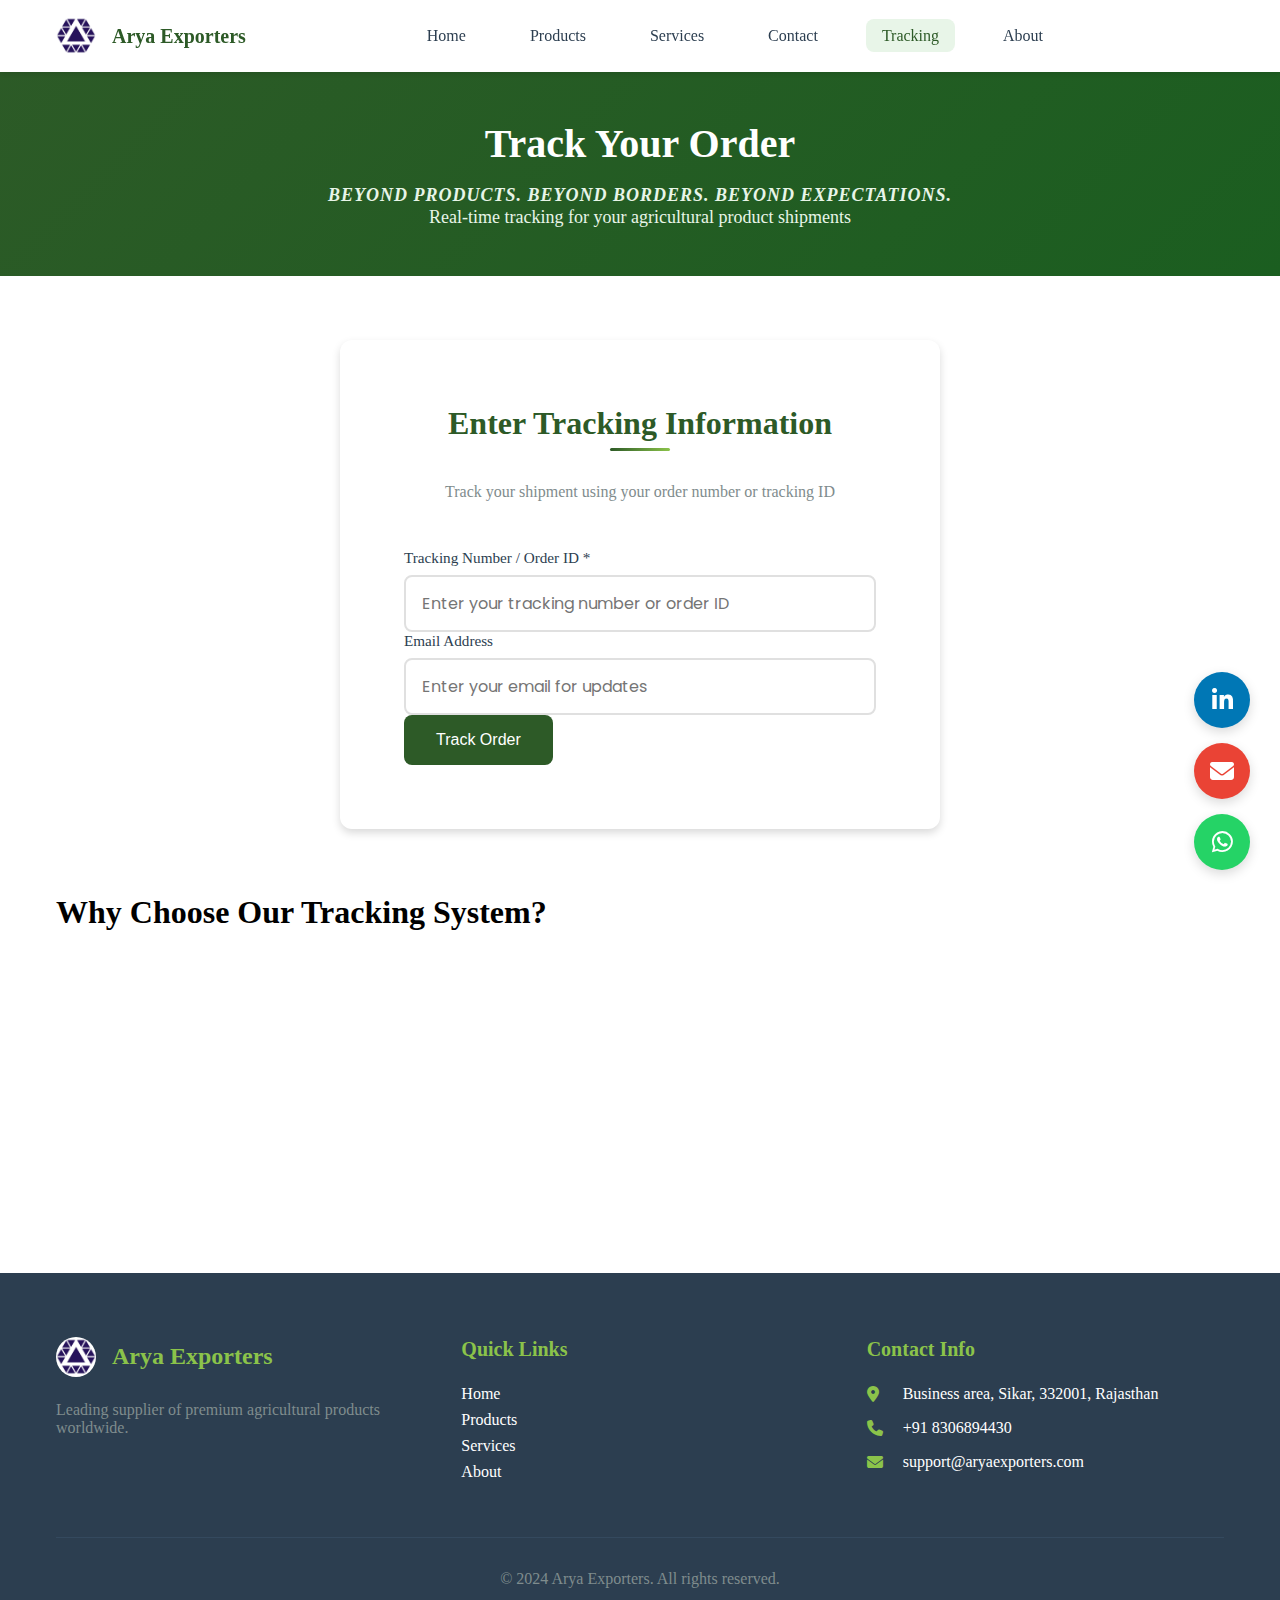
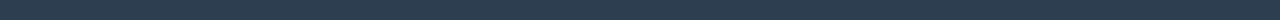
<file: tracking.html>
<!DOCTYPE html>
<html lang="en">
<head>
    <meta charset="UTF-8">
    <meta name="viewport" content="width=device-width, initial-scale=1.0">
    <title>Order Tracking - Arya Exporters</title>
    <meta name="description" content="Track your agricultural product orders with real-time updates.">
    
    <!-- CSS Files -->
    <link rel="stylesheet" href="css/style.css">
    <link rel="stylesheet" href="css/responsive.css">
    
    <!-- Font Awesome -->
    <link rel="stylesheet" href="https://cdnjs.cloudflare.com/ajax/libs/font-awesome/6.4.0/css/all.min.css">
    
    <!-- Google Fonts -->
    <link href="https://fonts.googleapis.com/css2?family=Poppins:wght@300;400;500;600;700&display=swap" rel="stylesheet">
</head>
<body>
    <!-- Header -->
    <header class="header">
        <nav class="navbar">
            <div class="nav-container">
                <div class="nav-logo">
                    <img src="assets/logo.png" alt="Arya Exporters" class="logo-img">
                    <span class="logo-text" data-translate="company_name">Arya Exporters</span>
                </div>
                
                <div class="nav-menu" id="nav-menu">
                    <ul class="nav-list">
                        <li class="nav-item">
                            <a href="index.html" class="nav-link" data-translate="nav_home">Home</a>
                        </li>
                        <li class="nav-item">
                            <a href="products.html" class="nav-link" data-translate="nav_products">Products</a>
                        </li>
                        <li class="nav-item">
                            <a href="services.html" class="nav-link" data-translate="nav_services">Services</a>
                        </li>
                        <li class="nav-item">
                            <a href="contact.html" class="nav-link" data-translate="nav_contact">Contact</a>
                        </li>
                        <li class="nav-item">
                            <a href="tracking.html" class="nav-link active" data-translate="nav_tracking">Tracking</a>
                        </li>
                        <li class="nav-item">
                            <a href="about.html" class="nav-link" data-translate="nav_about">About</a>
                        </li>
                    </ul>
                </div>
                
                <div class="nav-actions">
                    <div class="nav-toggle" id="nav-toggle">
                        <span class="bar"></span>
                        <span class="bar"></span>
                        <span class="bar"></span>
                    </div>
                </div>
            </div>
        </nav>
    </header>

    <!-- Page Header -->
    <section class="page-header">
        <div class="container">
            <h1>Track Your Order</h1>
            <p class="page-tagline">Beyond products. Beyond Borders. Beyond expectations.</p>
            <p>Real-time tracking for your agricultural product shipments</p>
        </div>
    </section>

    <!-- Tracking Form -->
    <section class="tracking-form-section">
        <div class="container">
            <div class="tracking-form-container">
                <div class="form-header">
                    <h2>Enter Tracking Information</h2>
                    <p>Track your shipment using your order number or tracking ID</p>
                </div>
                
                <form class="tracking-form" id="trackingForm">
                    <div class="form-group">
                        <label for="trackingNumber">Tracking Number / Order ID *</label>
                        <input type="text" id="trackingNumber" name="trackingNumber" required placeholder="Enter your tracking number or order ID">
                    </div>
                    
                    <div class="form-group">
                        <label for="email">Email Address</label>
                        <input type="email" id="email" name="email" placeholder="Enter your email for updates">
                    </div>
                    
                    <button type="submit" class="btn btn-primary">Track Order</button>
                </form>
            </div>
        </div>
    </section>

    <!-- Sample Tracking Result -->
    <section class="tracking-result-section" id="trackingResult" style="display: none;">
        <div class="container">
            <div class="tracking-result-container">
                <div class="tracking-header">
                    <h2>Tracking Information</h2>
                    <div class="tracking-number">
                        <span>Tracking Number: </span>
                        <strong id="displayTrackingNumber">AE-2024-001234</strong>
                    </div>
                </div>
                
                <div class="order-details">
                    <div class="order-info">
                        <h3>Order Details</h3>
                        <div class="info-grid">
                            <div class="info-item">
                                <span class="label">Order Date:</span>
                                <span class="value">March 15, 2024</span>
                            </div>
                            <div class="info-item">
                                <span class="label">Expected Delivery:</span>
                                <span class="value">March 25, 2024</span>
                            </div>
                            <div class="info-item">
                                <span class="label">Shipping Method:</span>
                                <span class="value">Express Shipping</span>
                            </div>
                            <div class="info-item">
                                <span class="label">Status:</span>
                                <span class="value status-in-transit">In Transit</span>
                            </div>
                        </div>
                    </div>
                </div>
                
                <div class="tracking-timeline">
                    <h3>Shipment Timeline</h3>
                    <div class="timeline">
                        <div class="timeline-item completed">
                            <div class="timeline-marker">
                                <i class="fas fa-check"></i>
                            </div>
                            <div class="timeline-content">
                                <h4>Order Confirmed</h4>
                                <p>March 15, 2024 - 10:30 AM</p>
                                <span class="location">Arya Exporters Warehouse</span>
                            </div>
                        </div>
                        
                        <div class="timeline-item completed">
                            <div class="timeline-marker">
                                <i class="fas fa-check"></i>
                            </div>
                            <div class="timeline-content">
                                <h4>Processing</h4>
                                <p>March 16, 2024 - 2:15 PM</p>
                                <span class="location">Quality Control Center</span>
                            </div>
                        </div>
                        
                        <div class="timeline-item completed">
                            <div class="timeline-marker">
                                <i class="fas fa-check"></i>
                            </div>
                            <div class="timeline-content">
                                <h4>Shipped</h4>
                                <p>March 18, 2024 - 9:45 AM</p>
                                <span class="location">Port of Departure</span>
                            </div>
                        </div>
                        
                        <div class="timeline-item active">
                            <div class="timeline-marker">
                                <i class="fas fa-ship"></i>
                            </div>
                            <div class="timeline-content">
                                <h4>In Transit</h4>
                                <p>March 20, 2024 - 3:20 PM</p>
                                <span class="location">International Waters</span>
                            </div>
                        </div>
                        
                        <div class="timeline-item">
                            <div class="timeline-marker">
                                <i class="fas fa-circle"></i>
                            </div>
                            <div class="timeline-content">
                                <h4>Customs Clearance</h4>
                                <p>Expected: March 23, 2024</p>
                                <span class="location">Destination Port</span>
                            </div>
                        </div>
                        
                        <div class="timeline-item">
                            <div class="timeline-marker">
                                <i class="fas fa-circle"></i>
                            </div>
                            <div class="timeline-content">
                                <h4>Out for Delivery</h4>
                                <p>Expected: March 25, 2024</p>
                                <span class="location">Local Distribution Center</span>
                            </div>
                        </div>
                        
                        <div class="timeline-item">
                            <div class="timeline-marker">
                                <i class="fas fa-circle"></i>
                            </div>
                            <div class="timeline-content">
                                <h4>Delivered</h4>
                                <p>Expected: March 25, 2024</p>
                                <span class="location">Your Address</span>
                            </div>
                        </div>
                    </div>
                </div>
                
                <div class="tracking-actions">
                    <button class="btn btn-secondary" onclick="printTracking()">
                        <i class="fas fa-print"></i> Print
                    </button>
                    <button class="btn btn-primary" onclick="shareTracking()">
                        <i class="fas fa-share"></i> Share
                    </button>
                </div>
            </div>
        </div>
    </section>

    <!-- Tracking Features -->
    <section class="tracking-features">
        <div class="container">
            <h2>Why Choose Our Tracking System?</h2>
            <div class="features-grid">
                <div class="feature-card">
                    <div class="feature-icon">
                        <i class="fas fa-clock"></i>
                    </div>
                    <h3>Real-time Updates</h3>
                    <p>Get instant updates on your shipment status</p>
                </div>
                
                <div class="feature-card">
                    <div class="feature-icon">
                        <i class="fas fa-mobile-alt"></i>
                    </div>
                    <h3>Mobile Friendly</h3>
                    <p>Track your orders on any device, anywhere</p>
                </div>
                
                <div class="feature-card">
                    <div class="feature-icon">
                        <i class="fas fa-bell"></i>
                    </div>
                    <h3>Email Notifications</h3>
                    <p>Receive email alerts for status changes</p>
                </div>
                
                <div class="feature-card">
                    <div class="feature-icon">
                        <i class="fas fa-globe"></i>
                    </div>
                    <h3>Global Coverage</h3>
                    <p>Track shipments worldwide</p>
                </div>
            </div>
        </div>
    </section>

    <!-- Footer -->
    <footer class="footer">
        <div class="container">
            <div class="footer-content">
                <div class="footer-section">
                    <div class="footer-logo">
                        <img src="assets/logo.png" alt="Arya Exporters" class="footer-logo-img">
                        <h3 data-translate="company_name">Arya Exporters</h3>
                    </div>
                    <p>Leading supplier of premium agricultural products worldwide.</p>
                </div>
                
                <div class="footer-section">
                    <h4>Quick Links</h4>
                    <ul class="footer-links">
                        <li><a href="index.html">Home</a></li>
                        <li><a href="products.html">Products</a></li>
                        <li><a href="services.html">Services</a></li>
                        <li><a href="about.html">About</a></li>
                    </ul>
                </div>
                
                <div class="footer-section">
                    <h4>Contact Info</h4>
                    <div class="contact-info">
                        <p><i class="fas fa-map-marker-alt"></i> Business area, Sikar, 332001, Rajasthan</p>
                        <p><i class="fas fa-phone"></i> +91 8306894430</p>
                        <p><i class="fas fa-envelope"></i> support@aryaexporters.com</p>
                    </div>
                </div>
            </div>
            
            <div class="footer-bottom">
                <p>&copy; 2024 Arya Exporters. All rights reserved.</p>
            </div>
        </div>
    </footer>

    <!-- Floating Contact Widget -->
    <div class="floating-contact">
        <a href="https://www.linkedin.com/in/aryaexporters/" target="_blank" class="contact-icon linkedin" data-tooltip="Connect on LinkedIn">
            <i class="fab fa-linkedin-in"></i>
        </a>
        <a href="mailto:support@aryaexporters.com" class="contact-icon email" data-tooltip="Email Us">
            <i class="fas fa-envelope"></i>
        </a>
        <a href="https://wa.me/918306894430?text=Hello! I need help with order tracking." target="_blank" class="contact-icon whatsapp" data-tooltip="Chat on WhatsApp">
            <i class="fab fa-whatsapp"></i>
        </a>
    </div>

    <!-- JavaScript Files -->
    <script src="js/main.js"></script>
    
    <script>
        // Tracking functionality
        document.addEventListener('DOMContentLoaded', function() {
            const trackingForm = document.getElementById('trackingForm');
            const trackingResult = document.getElementById('trackingResult');
            
            if (trackingForm) {
                trackingForm.addEventListener('submit', function(e) {
                    e.preventDefault();
                    
                    const trackingNumber = document.getElementById('trackingNumber').value;
                    
                    if (!trackingNumber.trim()) {
                        alert('Please enter a tracking number.');
                        return;
                    }
                    
                    // Simulate tracking lookup
                    const submitBtn = this.querySelector('button[type="submit"]');
                    const originalText = submitBtn.textContent;
                    submitBtn.textContent = 'Searching...';
                    submitBtn.disabled = true;
                    
                    setTimeout(() => {
                        // Show sample result
                        document.getElementById('displayTrackingNumber').textContent = trackingNumber;
                        trackingResult.style.display = 'block';
                        
                        // Scroll to result
                        trackingResult.scrollIntoView({ behavior: 'smooth' });
                        
                        submitBtn.textContent = originalText;
                        submitBtn.disabled = false;
                    }, 1500);
                });
            }
        });
        
        function printTracking() {
            window.print();
        }
        
        function shareTracking() {
            if (navigator.share) {
                navigator.share({
                    title: 'Order Tracking - Arya Exporters',
                    text: 'Track my order: ' + document.getElementById('displayTrackingNumber').textContent,
                    url: window.location.href
                });
            } else {
                // Fallback for browsers that don't support Web Share API
                const trackingNumber = document.getElementById('displayTrackingNumber').textContent;
                const text = `Track my order: ${trackingNumber}\n${window.location.href}`;
                
                if (navigator.clipboard) {
                    navigator.clipboard.writeText(text).then(() => {
                        alert('Tracking information copied to clipboard!');
                    });
                } else {
                    alert('Tracking information: ' + text);
                }
            }
        }
    </script>
</body>
</html>
</file>
<file: css/responsive.css>
/* Responsive Design */

/* Large Desktop */
@media (min-width: 1400px) {
    .container {
        max-width: 1320px;
    }
    
    .hero-title {
        font-size: 4rem;
    }
}

/* Desktop */
@media (max-width: 1199px) {
    .hero-container {
        gap: var(--spacing-xl);
    }
    
    .hero-title {
        font-size: 3rem;
    }
}

/* Tablet */
@media (max-width: 991px) {
    .nav-menu {
        position: fixed;
        left: -100%;
        top: 70px;
        flex-direction: column;
        background-color: var(--white);
        width: 100%;
        text-align: center;
        transition: 0.3s;
        box-shadow: var(--shadow-md);
        padding: var(--spacing-xl) 0;
    }
    
    .nav-menu.active {
        left: 0;
    }
    
    .nav-list {
        flex-direction: column;
        gap: var(--spacing-md);
    }
    
    .nav-toggle {
        display: flex;
    }
    
    .nav-toggle.active .bar:nth-child(2) {
        opacity: 0;
    }
    
    .nav-toggle.active .bar:nth-child(1) {
        transform: translateY(8px) rotate(45deg);
    }
    
    .nav-toggle.active .bar:nth-child(3) {
        transform: translateY(-8px) rotate(-45deg);
    }
    
    .hero-container {
        grid-template-columns: 1fr;
        text-align: center;
        gap: var(--spacing-xl);
    }
    
    .hero-title {
        font-size: 2.5rem;
    }
    
    .hero-buttons {
        justify-content: center;
    }
    
    .features-grid {
        grid-template-columns: repeat(auto-fit, minmax(200px, 1fr));
        gap: var(--spacing-lg);
    }
    
    .products-grid {
        grid-template-columns: repeat(auto-fit, minmax(250px, 1fr));
    }
    
    .stats-grid {
        grid-template-columns: repeat(2, 1fr);
        gap: var(--spacing-lg);
    }
    
    /* Our Story Section - Tablet Responsive */
    .story-content {
        grid-template-columns: 1fr;
        gap: var(--spacing-xl);
        display: flex;
        flex-direction: column;
    }
    
    .story-image {
        order: 1;
    }
    
    .story-text {
        order: 2;
    }
    
    .image-wrapper {
        max-width: 500px;
        margin: 0 auto;
    }
    
    .section-title-wrapper h2 {
        text-align: center;
        font-size: 2.2rem;
    }
    
    .title-underline {
        margin: 10px auto var(--spacing-md);
    }
    
    .belief-item {
        padding: var(--spacing-md);
    }
    
    /* Contact Form - Tablet Responsive */
    .contact-form-container {
        padding: var(--spacing-xl);
    }
    
    .form-row {
        gap: var(--spacing-md);
    }
    
    .contact-grid {
        grid-template-columns: repeat(2, 1fr);
        gap: var(--spacing-lg);
    }
    
    .footer-content {
        grid-template-columns: repeat(2, 1fr);
        gap: var(--spacing-lg);
    }
}

/* Mobile Large */
@media (max-width: 767px) {
    .container {
        padding: 0 var(--spacing-md);
    }
    
    .hero {
        padding: 100px 0 var(--spacing-xl);
    }
    
    .hero-title {
        font-size: 2rem;
    }
    
    .hero-subtitle {
        font-size: var(--font-size-base);
    }
    
    .hero-buttons {
        flex-direction: column;
        align-items: center;
    }
    
    .btn {
        width: 100%;
        max-width: 300px;
    }
    
    .section-title {
        font-size: var(--font-size-2xl);
    }
    
    .features-grid {
        grid-template-columns: 1fr;
        gap: var(--spacing-lg);
    }
    
    .feature-card {
        padding: var(--spacing-lg);
    }
    
    .products-grid {
        grid-template-columns: 1fr;
        gap: var(--spacing-lg);
    }
    
    .stats-grid {
        grid-template-columns: 1fr;
        gap: var(--spacing-lg);
    }
    
    .stat-number {
        font-size: 2.5rem;
    }
    
    /* Our Story Section - Mobile Responsive */
    .story-content {
        grid-template-columns: 1fr;
        gap: var(--spacing-lg);
        display: flex;
        flex-direction: column;
    }
    
    .story-image {
        order: 1;
    }
    
    .story-text {
        order: 2;
        text-align: left;
    }
    
    .section-title-wrapper h2 {
        text-align: center;
        font-size: 2rem;
    }
    
    .title-underline {
        margin: 10px auto var(--spacing-md);
    }
    
    .story-intro {
        font-size: 1rem;
        padding-left: 12px;
    }
    
    .beliefs-title {
        font-size: 1.15rem;
        text-align: center;
    }
    
    .belief-item {
        padding: var(--spacing-sm);
    }
    
    .belief-icon {
        width: 40px;
        height: 40px;
        font-size: 1rem;
    }
    
    .belief-content h4 {
        font-size: 1rem;
    }
    
    .belief-content p {
        font-size: 0.9rem;
    }
    
    .story-closing,
    .story-final {
        font-size: 1rem;
    }
    
    /* Contact Form - Mobile Responsive */
    .contact-form-container {
        padding: var(--spacing-lg) var(--spacing-md);
    }
    
    .form-header h2 {
        font-size: 1.75rem;
    }
    
    .form-header p {
        font-size: 0.9rem;
    }
    
    .form-row {
        grid-template-columns: 1fr;
        gap: var(--spacing-md);
    }
    
    .form-group input,
    .form-group select,
    .form-group textarea {
        padding: 12px 14px;
        font-size: 16px; /* Prevents zoom on iOS */
    }
    
    .form-group label {
        font-size: 0.9rem;
    }
    
    .contact-form .btn-primary {
        width: 100%;
        padding: 14px 32px;
        justify-content: center;
    }
    
    .checkbox-label {
        padding: 10px 8px;
        font-size: 0.9rem;
    }
    
    .checkbox-label input[type="checkbox"] {
        width: 18px;
        height: 18px;
    }
    
    /* Contact Info Cards */
    .contact-grid {
        grid-template-columns: 1fr;
        gap: var(--spacing-md);
    }
    
    .contact-card {
        padding: var(--spacing-lg);
    }
    
    .footer-content {
        grid-template-columns: 1fr;
        gap: var(--spacing-lg);
    }
    
    .social-links {
        justify-content: center;
    }
    
    .floating-contact {
        bottom: 15px;
        right: 15px;
        gap: 10px;
    }
    
    .contact-icon {
        width: 48px;
        height: 48px;
    }
    
    .contact-icon i {
        font-size: 1.25rem;
    }
    
    .contact-icon img {
        width: 22px;
        height: 22px;
    }
    
    .nav-logo .logo-text {
        font-size: var(--font-size-base);
    }
    
    .language-select {
        font-size: var(--font-size-small);
        padding: var(--spacing-xs);
    }
}

/* Mobile Small */
@media (max-width: 575px) {
    .hero-title {
        font-size: 1.75rem;
    }
    
    .hero-subtitle {
        font-size: var(--font-size-small);
    }
    
    .section-title {
        font-size: var(--font-size-xl);
    }
    
    .feature-card {
        padding: var(--spacing-md);
    }
    
    .feature-icon {
        width: 60px;
        height: 60px;
    }
    
    .feature-icon i {
        font-size: 1.5rem;
    }
    
    .stat-number {
        font-size: 2rem;
    }
    
    .btn {
        padding: var(--spacing-sm) var(--spacing-md);
        font-size: var(--font-size-small);
    }
    
    .nav-container {
        padding: 0 var(--spacing-xs);
    }
    
    .nav-logo {
        gap: var(--spacing-xs);
    }
    
    .logo-img {
        width: 35px;
        height: 35px;
    }
    
    .logo-text {
        font-size: var(--font-size-base);
    }
}

/* Extra Small Mobile */
@media (max-width: 480px) {
    .hero-title {
        font-size: 1.5rem;
    }
    
    .hero-buttons {
        gap: var(--spacing-sm);
    }
    
    .btn {
        max-width: 250px;
    }
    
    .feature-card {
        padding: var(--spacing-sm);
    }
    
    .product-card h3 {
        padding: var(--spacing-sm);
        font-size: var(--font-size-base);
    }
    
    .product-card p {
        padding: 0 var(--spacing-sm) var(--spacing-sm);
        font-size: var(--font-size-small);
    }
    
    .footer-section h4 {
        font-size: var(--font-size-base);
    }
    
    .contact-info p {
        font-size: var(--font-size-small);
    }
}

/* Landscape Mobile */
@media (max-height: 500px) and (orientation: landscape) {
    .hero {
        padding: 80px 0 var(--spacing-lg);
        min-height: auto;
    }
    
    .hero-title {
        font-size: 1.75rem;
        margin-bottom: var(--spacing-sm);
    }
    
    .hero-subtitle {
        margin-bottom: var(--spacing-md);
    }
    
    .hero-container {
        gap: var(--spacing-lg);
    }
}

/* High DPI Displays */
@media (-webkit-min-device-pixel-ratio: 2), (min-resolution: 192dpi) {
    .hero-img,
    .product-img,
    .logo-img,
    .footer-logo-img {
        image-rendering: -webkit-optimize-contrast;
        image-rendering: crisp-edges;
    }
}

/* Print Styles */
@media print {
    .header,
    .floating-contact,
    .nav-toggle,
    .language-switcher {
        display: none !important;
    }
    
    .hero {
        padding: 0;
        min-height: auto;
    }
    
    .hero-container {
        grid-template-columns: 1fr;
        gap: var(--spacing-md);
    }
    
    .btn {
        border: 1px solid var(--primary-color);
        color: var(--primary-color);
        background: none;
    }
    
    .feature-card,
    .product-card {
        box-shadow: none;
        border: 1px solid #ddd;
    }
    
    .stats {
        background: none;
        color: var(--text-dark);
    }
    
    .stat-number {
        color: var(--primary-color);
    }
    
    .footer {
        background: none;
        color: var(--text-dark);
    }
    
    .footer-logo h3,
    .footer-section h4 {
        color: var(--primary-color);
    }
    
    .footer-links a {
        color: var(--text-dark);
    }
}
</file>
<file: css/style.css>
/* Reset and Base Styles */
* {
    margin: 0;
    padding: 0;
    box-sizing: border-box;
}

:root {
    /* Agricultural Theme Colors */
    --primary-color: #2d5a27;
    --secondary-color: #8bc34a;
    --accent-color: #ff9800;
    --text-dark: #2c3e50;
    --text-light: #7f8c8d;
    --white: #ffffff;
    --light-green: #e8f5e8;
    --medium-green: #4caf50;
    --dark-green: #1b5e20;
    --brown: #8d6e63;
    --gold: #ffc107;
    
    /* Typography */
    --font-family: 'Poppins', sans-serif;
    --font-size-small: 0.875rem;
    --font-size-base: 1rem;
    --font-size-large: 1.125rem;
    --font-size-xl: 1.25rem;
    --font-size-2xl: 1.5rem;
    --font-size-3xl: 2rem;
    --font-size-4xl: 2.5rem;
    
    /* Spacing */
    --spacing-xs: 0.5rem;
    --spacing-sm: 1rem;
    --spacing-md: 1.5rem;
    --spacing-lg: 2rem;
    --spacing-xl: 3rem;
    --spacing-2xl: 4rem;
    
    /* Border Radius */
    --border-radius: 8px;
    --border-radius-lg: 12px;
    
    /* Shadows */
    --shadow-sm: 0 2px 4px rgba(0, 0, 0, 0.1);
    --shadow-md: 0 4px 8px rgba(0, 0, 0, 0.15);
    --shadow-lg: 0 8px 16px rgba(0, 0, 0, 0.2);
    
    /* Transitions */
    --transition: all 0.3s ease;
}

/* Respect device safe areas */
body {
    padding-top: env(safe-area-inset-top);
    padding-right: env(safe-area-inset-right);
    padding-bottom: env(safe-area-inset-bottom);
    padding-left: env(safe-area-inset-left);
}

/* Improve video fit for extreme aspect ratios */
.hero-video-bg {
    object-fit: cover;
    object-position: center center;
}

@media (max-aspect-ratio: 4/5) {
    .hero-video-bg { object-position: center top; }
}

@media (min-aspect-ratio: 21/9) {
    .hero-video-bg { object-position: center center; }
}

/* Reduced motion support */
@media (prefers-reduced-motion: reduce) {
    * {
        animation: none !important;
        transition: none !important;
        scroll-behavior: auto !important;
    }
    .hero-video-bg {
        animation: none !important;
    }
}

.container {
    max-width: 1200px;
    margin: 0 auto;
    padding: 0 var(--spacing-sm);
}

/* Typography */
h1, h2, h3, h4, h5, h6 {
    font-weight: 600;
    line-height: 1.2;
    margin-bottom: var(--spacing-sm);
}

h1 { font-size: var(--font-size-4xl); }
h2 { font-size: var(--font-size-3xl); }
h3 { font-size: var(--font-size-2xl); }
h4 { font-size: var(--font-size-xl); }

p {
    margin-bottom: var(--spacing-sm);
    color: var(--text-light);
}

/* Buttons */
.btn {
    display: inline-block;
    padding: var(--spacing-sm) var(--spacing-lg);
    border: none;
    border-radius: var(--border-radius);
    text-decoration: none;
    font-weight: 500;
    text-align: center;
    cursor: pointer;
    transition: var(--transition);
    font-size: var(--font-size-base);
}

.btn-primary {
    background-color: var(--primary-color);
    color: var(--white);
}

.btn-primary:hover {
    background-color: var(--dark-green);
    transform: translateY(-2px);
    box-shadow: var(--shadow-md);
}

.btn-secondary {
    background-color: var(--secondary-color);
    color: var(--white);
}

.btn-secondary:hover {
    background-color: var(--medium-green);
    transform: translateY(-2px);
    box-shadow: var(--shadow-md);
}

/* Header */
.header {
    background-color: var(--white);
    box-shadow: var(--shadow-sm);
    position: fixed;
    top: 0;
    left: 0;
    right: 0;
    z-index: 1000;
}

.navbar {
    padding: var(--spacing-sm) 0;
}

.nav-container {
    display: flex;
    justify-content: space-between;
    align-items: center;
    max-width: 1200px;
    margin: 0 auto;
    padding: 0 var(--spacing-sm);
}

.nav-logo {
    display: flex;
    align-items: center;
    gap: var(--spacing-sm);
}

.logo-img {
    width: 40px;
    height: 40px;
    border-radius: 50%;
}

.logo-text {
    font-size: var(--font-size-xl);
    font-weight: 700;
    color: var(--primary-color);
}

.nav-menu {
    display: flex;
    align-items: center;
}

.nav-list {
    display: flex;
    list-style: none;
    gap: var(--spacing-lg);
}

.nav-link {
    text-decoration: none;
    color: var(--text-dark);
    font-weight: 500;
    transition: var(--transition);
    padding: var(--spacing-xs) var(--spacing-sm);
    border-radius: var(--border-radius);
}

.nav-link:hover,
.nav-link.active {
    color: var(--primary-color);
    background-color: var(--light-green);
}

.nav-actions {
    display: flex;
    align-items: center;
    gap: var(--spacing-md);
}

.nav-toggle {
    display: none;
    flex-direction: column;
    cursor: pointer;
}

.bar {
    width: 25px;
    height: 3px;
    background-color: var(--primary-color);
    margin: 3px 0;
    transition: var(--transition);
}

/* Hero Section with Video Background */
.hero {
    position: relative;
    height: 100vh;
    overflow: hidden;
    display: flex;
    align-items: center;
    justify-content: center;
}

.hero-video-container {
    position: absolute;
    top: 0;
    left: 0;
    width: 100%;
    height: 100%;
    z-index: 1;
}

.hero-video-bg {
    width: 100%;
    height: 100%;
    object-fit: cover;
    object-position: center;
}

.hero-overlay {
    position: absolute;
    top: 0;
    left: 0;
    width: 100%;
    height: 100%;
    background: rgba(0, 0, 0, 0.3);
    z-index: 2;
}

.hero-content {
    position: relative;
    z-index: 3;
    text-align: center;
    color: var(--white);
    max-width: 800px;
    margin: 0 auto;
    padding: 0 var(--spacing-sm);
}

.hero-title {
    font-size: 3.5rem;
    color: var(--primary-color);
    margin-bottom: var(--spacing-md);
    line-height: 1.1;
}

.hero-tagline {
    font-size: var(--font-size-xl);
    color: #007bff;
    margin-bottom: var(--spacing-sm);
    line-height: 1.3;
    font-weight: 600;
    font-style: italic;
    text-transform: uppercase;
    letter-spacing: 1px;
}

.hero-subtitle {
    font-size: var(--font-size-large);
    color: var(--text-light);
    margin-bottom: var(--spacing-xl);
    line-height: 1.6;
}

.hero-buttons {
    display: flex;
    gap: var(--spacing-md);
    flex-wrap: wrap;
    justify-content: center;
}

.hero-buttons .btn {
    padding: var(--spacing-md) var(--spacing-xl);
    font-size: var(--font-size-large);
    font-weight: 600;
    border-radius: var(--border-radius-lg);
    box-shadow: 0 4px 15px rgba(0, 0, 0, 0.3);
    transition: var(--transition);
}

.hero-buttons .btn:hover {
    transform: translateY(-3px);
    box-shadow: 0 6px 20px rgba(0, 0, 0, 0.4);
}

/* Features Section */
.features {
    padding: var(--spacing-2xl) 0;
    background-color: var(--white);
}

.section-title {
    text-align: center;
    color: var(--primary-color);
    margin-bottom: var(--spacing-2xl);
    font-size: var(--font-size-3xl);
}

.features-grid {
    display: grid;
    grid-template-columns: repeat(auto-fit, minmax(250px, 1fr));
    gap: var(--spacing-xl);
}

.feature-card {
    text-align: center;
    padding: var(--spacing-xl);
    background-color: var(--white);
    border-radius: var(--border-radius-lg);
    box-shadow: var(--shadow-sm);
    transition: var(--transition);
}

.feature-card:hover {
    transform: translateY(-5px);
    box-shadow: var(--shadow-lg);
}

.feature-icon {
    width: 80px;
    height: 80px;
    background: linear-gradient(135deg, var(--secondary-color), var(--primary-color));
    border-radius: 50%;
    display: flex;
    align-items: center;
    justify-content: center;
    margin: 0 auto var(--spacing-md);
}

.feature-icon i {
    font-size: 2rem;
    color: var(--white);
}

.feature-card h3 {
    color: var(--primary-color);
    margin-bottom: var(--spacing-sm);
}

/* Mobile Responsive Hero Video */
@media (max-width: 768px) {
    .hero-title {
        font-size: 2.5rem;
    }
    
    .hero-tagline {
        font-size: var(--font-size-xl);
        letter-spacing: 1px;
    }
    
    .hero-subtitle {
        font-size: var(--font-size-large);
    }
    
    .hero-buttons {
        flex-direction: column;
        align-items: center;
    }
    
    .hero-buttons .btn {
        width: 100%;
        max-width: 300px;
    }
}

@media (max-width: 480px) {
    .hero-title {
        font-size: 2rem;
    }
    
    .hero-tagline {
        font-size: var(--font-size-large);
    }
    
    .hero-subtitle {
        font-size: var(--font-size-base);
    }
}

/* Products Preview */
.products-preview {
    padding: var(--spacing-2xl) 0;
    background-color: var(--light-green);
}

.products-grid {
    display: grid;
    grid-template-columns: repeat(auto-fit, minmax(300px, 1fr));
    gap: var(--spacing-xl);
    margin-bottom: var(--spacing-xl);
}

.product-card {
    background-color: var(--white);
    border-radius: var(--border-radius-lg);
    overflow: hidden;
    box-shadow: var(--shadow-sm);
    transition: var(--transition);
}

.product-card:hover {
    transform: translateY(-5px);
    box-shadow: var(--shadow-lg);
}

.product-img {
    width: 100%;
    height: 200px;
    object-fit: cover;
}

.product-card h3 {
    padding: var(--spacing-md);
    color: var(--primary-color);
    margin-bottom: var(--spacing-xs);
}

.product-card p {
    padding: 0 var(--spacing-md) var(--spacing-md);
    margin-bottom: 0;
}

.text-center {
    text-align: center;
}

/* Stats Section */
.stats {
    padding: var(--spacing-2xl) 0;
    background: linear-gradient(135deg, var(--primary-color), var(--dark-green));
    color: var(--white);
}

.stats-grid {
    display: grid;
    grid-template-columns: repeat(auto-fit, minmax(200px, 1fr));
    gap: var(--spacing-xl);
    text-align: center;
}

.stat-number {
    font-size: 3rem;
    font-weight: 700;
    color: var(--gold);
    margin-bottom: var(--spacing-sm);
}

.stats p {
    color: var(--white);
    font-size: var(--font-size-large);
    font-weight: 500;
}

/* Footer */
.footer {
    background-color: var(--text-dark);
    color: var(--white);
    padding: var(--spacing-2xl) 0 var(--spacing-sm);
}

.footer-content {
    display: grid;
    grid-template-columns: repeat(auto-fit, minmax(250px, 1fr));
    gap: var(--spacing-xl);
    margin-bottom: var(--spacing-xl);
}

.footer-logo {
    display: flex;
    align-items: center;
    gap: var(--spacing-sm);
    margin-bottom: var(--spacing-md);
}

.footer-logo-img {
    width: 40px;
    height: 40px;
    border-radius: 50%;
}

.footer-logo h3 {
    color: var(--secondary-color);
    margin-bottom: 0;
}

.footer-section h4 {
    color: var(--secondary-color);
    margin-bottom: var(--spacing-md);
}

.footer-links {
    list-style: none;
}

.footer-links li {
    margin-bottom: var(--spacing-xs);
}

.footer-links a {
    color: var(--white);
    text-decoration: none;
    transition: var(--transition);
}

.footer-links a:hover {
    color: var(--secondary-color);
}

.social-links {
    display: flex;
    gap: var(--spacing-sm);
    margin-top: var(--spacing-md);
}

.social-link {
    width: 40px;
    height: 40px;
    background-color: var(--secondary-color);
    color: var(--white);
    border-radius: 50%;
    display: flex;
    align-items: center;
    justify-content: center;
    text-decoration: none;
    transition: var(--transition);
}

.social-link:hover {
    background-color: var(--primary-color);
    transform: translateY(-2px);
}

.contact-info p {
    display: flex;
    align-items: center;
    gap: var(--spacing-sm);
    margin-bottom: var(--spacing-sm);
    color: var(--white);
}

.contact-info i {
    color: var(--secondary-color);
    width: 20px;
}

.footer-bottom {
    text-align: center;
    padding-top: var(--spacing-lg);
    border-top: 1px solid #34495e;
}

/* WhatsApp Float Button */
/* Floating Contact Widget */
.floating-contact {
    position: fixed;
    bottom: 30px;
    right: 30px;
    z-index: 1000;
    display: flex;
    flex-direction: column;
    gap: 15px;
}

.contact-icon {
    display: flex;
    align-items: center;
    justify-content: center;
    width: 56px;
    height: 56px;
    border-radius: 50%;
    text-decoration: none;
    box-shadow: 0 4px 12px rgba(0, 0, 0, 0.15);
    transition: all 0.3s ease;
    position: relative;
}

.contact-icon i {
    font-size: 1.5rem;
    color: var(--white);
}

.contact-icon img {
    width: 28px;
    height: 28px;
    object-fit: contain;
}

/* LinkedIn Icon */
.contact-icon.linkedin {
    background-color: #0077b5;
}

.contact-icon.linkedin:hover {
    background-color: #005885;
    transform: translateY(-5px);
    box-shadow: 0 6px 16px rgba(0, 119, 181, 0.4);
}

/* Email Icon */
.contact-icon.email {
    background-color: #ea4335;
}

.contact-icon.email:hover {
    background-color: #c5221f;
    transform: translateY(-5px);
    box-shadow: 0 6px 16px rgba(234, 67, 53, 0.4);
}

/* WhatsApp Icon */
.contact-icon.whatsapp {
    background-color: #25d366;
}

.contact-icon.whatsapp:hover {
    background-color: #128c7e;
    transform: translateY(-5px);
    box-shadow: 0 6px 16px rgba(37, 211, 102, 0.4);
}

/* Tooltip on hover */
.contact-icon::before {
    content: attr(data-tooltip);
    position: absolute;
    right: 70px;
    background-color: rgba(0, 0, 0, 0.85);
    color: var(--white);
    padding: 8px 12px;
    border-radius: 6px;
    font-size: 0.875rem;
    white-space: nowrap;
    opacity: 0;
    pointer-events: none;
    transition: opacity 0.3s ease;
    font-family: var(--font-family);
}

.contact-icon:hover::before {
    opacity: 1;
}

/* Responsive adjustments for mobile */
@media (max-width: 768px) {
    .floating-contact {
        bottom: 20px;
        right: 20px;
        gap: 12px;
    }
    
    .contact-icon {
        width: 50px;
        height: 50px;
    }
    
    .contact-icon i {
        font-size: 1.3rem;
    }
    
    .contact-icon img {
        width: 24px;
        height: 24px;
    }
    
    /* Hide tooltips on mobile */
    .contact-icon::before {
        display: none;
    }
}

/* Page Header */
.page-header {
    padding: 120px 0 var(--spacing-xl);
    background: linear-gradient(135deg, var(--primary-color), var(--dark-green));
    color: var(--white);
    text-align: center;
}

.page-header h1 {
    font-size: var(--font-size-4xl);
    margin-bottom: var(--spacing-sm);
    color: var(--white);
}

.page-header p {
    font-size: var(--font-size-large);
    color: var(--light-green);
    margin-bottom: 0;
}

.page-tagline {
    font-size: var(--font-size-xl);
    color: #007bff;
    margin-bottom: var(--spacing-sm);
    line-height: 1.3;
    font-weight: 600;
    font-style: italic;
    text-transform: uppercase;
    letter-spacing: 1px;
}

/* Products Page Styles */
.products-categories {
    padding: var(--spacing-2xl) 0;
    background: linear-gradient(180deg, #ffffff 0%, #f7fbf7 40%, #eef6ee 100%);
}

.category-filters {
    display: flex;
    justify-content: center;
    gap: var(--spacing-sm);
    margin-bottom: var(--spacing-xl);
    flex-wrap: wrap;
}

.filter-btn {
    padding: var(--spacing-sm) var(--spacing-lg);
    border: 1px solid #d9ead9;
    background: #ffffff;
    color: var(--primary-color);
    border-radius: 999px;
    cursor: pointer;
    transition: var(--transition);
    font-weight: 600;
    box-shadow: 0 2px 6px rgba(0,0,0,0.04);
}

.filter-btn:hover,
.filter-btn.active {
    background: linear-gradient(135deg, var(--primary-color), var(--medium-green));
    color: var(--white);
    border-color: transparent;
    box-shadow: 0 6px 18px rgba(45, 90, 39, 0.25);
}

.products-grid {
    display: grid;
    grid-template-columns: repeat(auto-fit, minmax(350px, 1fr));
    gap: var(--spacing-xl);
}

.product-item {
    background: #ffffff;
    border-radius: 16px;
    overflow: hidden;
    box-shadow: 0 10px 24px rgba(0,0,0,0.06);
    transition: transform .3s ease, box-shadow .3s ease;
    border: 1px solid #e7f1e7;
}

.product-item:hover {
    transform: translateY(-6px);
    box-shadow: 0 16px 40px rgba(0,0,0,0.12);
}

.product-image {
    width: 100%;
    height: 260px;
    object-fit: cover;
    transform: scale(1.0);
    transition: transform .4s ease;
}

.product-item:hover .product-image {
    transform: scale(1.04);
}

.product-info {
    padding: calc(var(--spacing-lg) + 4px);
}

.product-info h3 {
    color: var(--primary-color);
    margin-bottom: var(--spacing-xs);
    font-weight: 700;
}

.product-info p {
    color: #5e6f61;
}

.product-specs {
    display: flex;
    gap: var(--spacing-md);
    margin: var(--spacing-md) 0;
    flex-wrap: wrap;
}

.spec {
    background: #ecf6ec;
    color: var(--primary-color);
    padding: 6px 10px;
    border-radius: 999px;
    font-size: 0.85rem;
    font-weight: 600;
    border: 1px solid #d9ead9;
}

/* Premium CTA button inside product card */
.product-item .btn.btn-primary {
    width: 100%;
    margin-top: var(--spacing-sm);
    background: linear-gradient(135deg, var(--primary-color), var(--dark-green));
    border: 0;
    box-shadow: 0 8px 18px rgba(27,94,32,0.25);
}

.product-item .btn.btn-primary:hover {
    transform: translateY(-2px);
    box-shadow: 0 12px 26px rgba(27,94,32,0.32);
}

/* Subtle divider spacing on the page */
.products-categories .container {
    max-width: 1200px;
}

/* Quality section elevate */
.quality-assurance {
    background: #ffffff;
}

.quality-item {
    background: #ffffff;
    border-radius: 14px;
    padding: var(--spacing-lg);
    box-shadow: 0 8px 20px rgba(0,0,0,0.06);
}

.quality-item i {
    color: var(--secondary-color);
}

/* Services Page Styles */
.services-overview {
    padding: var(--spacing-2xl) 0;
}

.services-grid {
    display: grid;
    grid-template-columns: repeat(auto-fit, minmax(300px, 1fr));
    gap: var(--spacing-xl);
}

.service-card {
    background: var(--white);
    padding: var(--spacing-xl);
    border-radius: var(--border-radius-lg);
    box-shadow: var(--shadow-sm);
    transition: var(--transition);
    text-align: center;
}

.service-card:hover {
    transform: translateY(-5px);
    box-shadow: var(--shadow-lg);
}

.service-icon {
    width: 80px;
    height: 80px;
    background: linear-gradient(135deg, var(--secondary-color), var(--primary-color));
    border-radius: 50%;
    display: flex;
    align-items: center;
    justify-content: center;
    margin: 0 auto var(--spacing-md);
}

.service-icon i {
    font-size: 2rem;
    color: var(--white);
}

.service-features {
    list-style: none;
    margin: var(--spacing-md) 0;
    text-align: left;
}

.service-features li {
    padding: var(--spacing-xs) 0;
    border-bottom: 1px solid var(--light-green);
}

.service-features li:last-child {
    border-bottom: none;
}

.service-features li:before {
    content: "✓";
    color: var(--secondary-color);
    font-weight: bold;
    margin-right: var(--spacing-sm);
}

/* Process Flow */
.process-flow {
    padding: var(--spacing-2xl) 0;
    background: var(--light-green);
}

.process-steps {
    display: grid;
    grid-template-columns: repeat(auto-fit, minmax(200px, 1fr));
    gap: var(--spacing-xl);
    margin-top: var(--spacing-xl);
}

.process-step {
    text-align: center;
    position: relative;
}

.step-number {
    width: 60px;
    height: 60px;
    background: var(--primary-color);
    color: var(--white);
    border-radius: 50%;
    display: flex;
    align-items: center;
    justify-content: center;
    font-size: var(--font-size-xl);
    font-weight: bold;
    margin: 0 auto var(--spacing-md);
}

/* Contact Page Styles */
/* Contact Info Section */
.contact-info-section {
    padding: var(--spacing-2xl) 0;
    background: linear-gradient(to bottom, #ffffff 0%, #fafffe 100%);
}

.contact-grid {
    display: grid;
    grid-template-columns: repeat(auto-fit, minmax(250px, 1fr));
    gap: var(--spacing-lg);
}

.contact-card {
    background: var(--white);
    padding: var(--spacing-xl);
    border-radius: var(--border-radius-lg);
    box-shadow: 0 4px 12px rgba(0, 0, 0, 0.08);
    text-align: center;
    transition: all 0.3s ease;
    border: 1px solid rgba(139, 195, 74, 0.1);
    position: relative;
    overflow: hidden;
}

.contact-card::before {
    content: '';
    position: absolute;
    top: 0;
    left: 0;
    right: 0;
    height: 4px;
    background: linear-gradient(to right, var(--primary-color), var(--secondary-color));
    transform: scaleX(0);
    transition: transform 0.3s ease;
}

.contact-card:hover::before {
    transform: scaleX(1);
}

.contact-card:hover {
    transform: translateY(-8px);
    box-shadow: 0 8px 24px rgba(45, 90, 39, 0.15);
    border-color: var(--secondary-color);
}

.contact-card .contact-icon {
    width: 70px;
    height: 70px;
    background: linear-gradient(135deg, var(--primary-color), var(--medium-green));
    border-radius: 50%;
    display: flex;
    align-items: center;
    justify-content: center;
    margin: 0 auto var(--spacing-md);
    box-shadow: 0 4px 12px rgba(45, 90, 39, 0.2);
    transition: all 0.3s ease;
}

.contact-card:hover .contact-icon {
    transform: rotateY(360deg);
    box-shadow: 0 6px 16px rgba(45, 90, 39, 0.3);
}

.contact-card h3 {
    color: var(--primary-color);
    margin-bottom: var(--spacing-sm);
    font-size: 1.2rem;
}

.contact-card p {
    color: var(--text-light);
    line-height: 1.6;
    margin: 0;
}

.contact-icon i {
    font-size: 1.5rem;
    color: var(--white);
}

/* Contact Form */
/* Contact Form Section */
.contact-form-section {
    padding: var(--spacing-2xl) 0;
    background: linear-gradient(135deg, #f8fdf8 0%, #e8f5e8 100%);
    position: relative;
}

.contact-form-container {
    max-width: 800px;
    margin: 0 auto;
    background: var(--white);
    padding: var(--spacing-2xl);
    border-radius: var(--border-radius-lg);
    box-shadow: 0 10px 40px rgba(0, 0, 0, 0.1);
    border: 1px solid rgba(45, 90, 39, 0.08);
}

.form-header {
    text-align: center;
    margin-bottom: var(--spacing-xl);
}

.form-header h2 {
    color: var(--primary-color);
    font-size: 2rem;
    margin-bottom: var(--spacing-sm);
    position: relative;
    display: inline-block;
}

.form-header h2::after {
    content: '';
    position: absolute;
    bottom: -8px;
    left: 50%;
    transform: translateX(-50%);
    width: 60px;
    height: 3px;
    background: linear-gradient(to right, var(--primary-color), var(--secondary-color));
    border-radius: 2px;
}

.form-header p {
    color: var(--text-light);
    font-size: 1rem;
    margin-top: var(--spacing-md);
}

.contact-form {
    display: flex;
    flex-direction: column;
    gap: var(--spacing-lg);
}

.form-row {
    display: grid;
    grid-template-columns: 1fr 1fr;
    gap: var(--spacing-md);
}

.form-group {
    display: flex;
    flex-direction: column;
    position: relative;
}

.form-group label {
    margin-bottom: 8px;
    font-weight: 500;
    color: var(--text-dark);
    font-size: 0.95rem;
    display: flex;
    align-items: center;
    gap: 5px;
}

.form-group input,
.form-group select,
.form-group textarea {
    padding: 14px 16px;
    border: 2px solid #e0e0e0;
    border-radius: var(--border-radius);
    font-size: var(--font-size-base);
    font-family: var(--font-family);
    transition: all 0.3s ease;
    background: var(--white);
}

.form-group input:hover,
.form-group select:hover,
.form-group textarea:hover {
    border-color: var(--secondary-color);
}

.form-group input:focus,
.form-group select:focus,
.form-group textarea:focus {
    outline: none;
    border-color: var(--primary-color);
    box-shadow: 0 0 0 4px rgba(45, 90, 39, 0.1);
    background: #fafffe;
}

.form-group select {
    cursor: pointer;
    appearance: none;
    background-image: url("data:image/svg+xml,%3Csvg xmlns='http://www.w3.org/2000/svg' width='12' height='12' viewBox='0 0 12 12'%3E%3Cpath fill='%232d5a27' d='M6 9L1 4h10z'/%3E%3C/svg%3E");
    background-repeat: no-repeat;
    background-position: right 16px center;
    padding-right: 45px;
}

.form-group textarea {
    resize: vertical;
    min-height: 120px;
    line-height: 1.6;
}

.form-group textarea::placeholder {
    color: #aaa;
    font-style: italic;
}

/* Custom Checkbox Styling */
.checkbox-label {
    display: flex;
    align-items: flex-start;
    gap: 12px;
    cursor: pointer;
    user-select: none;
    padding: 12px;
    border-radius: var(--border-radius);
    transition: background 0.2s ease;
}

.checkbox-label:hover {
    background: rgba(139, 195, 74, 0.05);
}

.checkbox-label input[type="checkbox"] {
    appearance: none;
    width: 20px;
    height: 20px;
    border: 2px solid #d0d0d0;
    border-radius: 4px;
    cursor: pointer;
    position: relative;
    flex-shrink: 0;
    margin-top: 2px;
    transition: all 0.3s ease;
}

.checkbox-label input[type="checkbox"]:hover {
    border-color: var(--secondary-color);
}

.checkbox-label input[type="checkbox"]:checked {
    background: var(--primary-color);
    border-color: var(--primary-color);
}

.checkbox-label input[type="checkbox"]:checked::after {
    content: '✓';
    position: absolute;
    top: 50%;
    left: 50%;
    transform: translate(-50%, -50%);
    color: white;
    font-size: 14px;
    font-weight: bold;
}

.checkbox-label span:not(.checkmark) {
    color: var(--text-dark);
    line-height: 1.5;
    font-size: 0.95rem;
}

/* Submit Button Enhancement */
.contact-form .btn-primary {
    margin-top: var(--spacing-md);
    padding: 16px 48px;
    font-size: 1.05rem;
    font-weight: 600;
    align-self: flex-start;
    box-shadow: 0 4px 12px rgba(45, 90, 39, 0.3);
    position: relative;
    overflow: hidden;
}

.contact-form .btn-primary::before {
    content: '';
    position: absolute;
    top: 50%;
    left: 50%;
    width: 0;
    height: 0;
    border-radius: 50%;
    background: rgba(255, 255, 255, 0.2);
    transform: translate(-50%, -50%);
    transition: width 0.6s, height 0.6s;
}

.contact-form .btn-primary:hover::before {
    width: 300px;
    height: 300px;
}

.contact-form .btn-primary:hover {
    box-shadow: 0 6px 20px rgba(45, 90, 39, 0.4);
    transform: translateY(-2px);
}

/* Tracking Page Styles */
.tracking-form-section {
    padding: var(--spacing-2xl) 0;
}

.tracking-form-container {
    max-width: 600px;
    margin: 0 auto;
    background: var(--white);
    padding: var(--spacing-2xl);
    border-radius: var(--border-radius-lg);
    box-shadow: var(--shadow-md);
}

.tracking-result-section {
    padding: var(--spacing-2xl) 0;
    background: var(--light-green);
}

.tracking-result-container {
    background: var(--white);
    padding: var(--spacing-2xl);
    border-radius: var(--border-radius-lg);
    box-shadow: var(--shadow-md);
}

.tracking-header {
    display: flex;
    justify-content: space-between;
    align-items: center;
    margin-bottom: var(--spacing-xl);
    flex-wrap: wrap;
    gap: var(--spacing-md);
}

.tracking-number {
    background: var(--light-green);
    padding: var(--spacing-sm) var(--spacing-md);
    border-radius: var(--border-radius);
}

.order-details {
    margin-bottom: var(--spacing-xl);
}

.info-grid {
    display: grid;
    grid-template-columns: repeat(auto-fit, minmax(200px, 1fr));
    gap: var(--spacing-md);
}

.info-item {
    display: flex;
    justify-content: space-between;
    padding: var(--spacing-sm) 0;
    border-bottom: 1px solid var(--light-green);
}

.status-in-transit {
    color: var(--accent-color);
    font-weight: bold;
}

/* Timeline */
.timeline {
    position: relative;
    padding-left: var(--spacing-xl);
}

.timeline:before {
    content: '';
    position: absolute;
    left: 15px;
    top: 0;
    bottom: 0;
    width: 2px;
    background: var(--light-green);
}

.timeline-item {
    position: relative;
    margin-bottom: var(--spacing-xl);
}

.timeline-marker {
    position: absolute;
    left: -25px;
    width: 30px;
    height: 30px;
    background: var(--white);
    border: 3px solid var(--secondary-color);
    border-radius: 50%;
    display: flex;
    align-items: center;
    justify-content: center;
    color: var(--secondary-color);
}

.timeline-item.completed .timeline-marker {
    background: var(--secondary-color);
    color: var(--white);
}

.timeline-item.active .timeline-marker {
    background: var(--accent-color);
    border-color: var(--accent-color);
    color: var(--white);
}

.tracking-actions {
    display: flex;
    gap: var(--spacing-md);
    justify-content: center;
    margin-top: var(--spacing-xl);
}

/* About Page Styles */
.company-story {
    padding: var(--spacing-2xl) 0;
    background: linear-gradient(to bottom, #ffffff 0%, #f8fdf8 100%);
    position: relative;
}

.story-content {
    display: grid;
    grid-template-columns: 1fr 1fr;
    gap: var(--spacing-2xl);
    align-items: center;
}

/* Title Styling */
.section-title-wrapper {
    margin-bottom: var(--spacing-lg);
}

.section-title-wrapper h2 {
    color: var(--primary-color);
    margin-bottom: 10px;
    font-size: 2.5rem;
    position: relative;
}

.title-underline {
    width: 80px;
    height: 4px;
    background: linear-gradient(to right, var(--primary-color), var(--secondary-color));
    border-radius: 2px;
    margin-bottom: var(--spacing-md);
}

/* Story Text Styling */
.story-intro {
    font-size: 1.1rem;
    line-height: 1.8;
    color: var(--text-dark);
    margin-bottom: var(--spacing-xl);
    padding-left: 15px;
    border-left: 4px solid var(--secondary-color);
}

.beliefs-title {
    color: var(--primary-color);
    font-size: 1.3rem;
    margin-bottom: var(--spacing-md);
    font-weight: 600;
}

/* Belief Points */
.belief-points {
    margin: var(--spacing-lg) 0;
    display: flex;
    flex-direction: column;
    gap: var(--spacing-md);
}

.belief-item {
    display: flex;
    align-items: flex-start;
    gap: 15px;
    padding: var(--spacing-md);
    background: var(--white);
    border-radius: var(--border-radius);
    box-shadow: 0 2px 8px rgba(0, 0, 0, 0.06);
    transition: all 0.3s ease;
    border-left: 3px solid transparent;
}

.belief-item:hover {
    transform: translateX(5px);
    box-shadow: 0 4px 12px rgba(45, 90, 39, 0.15);
    border-left-color: var(--primary-color);
}

.belief-icon {
    flex-shrink: 0;
    width: 45px;
    height: 45px;
    background: linear-gradient(135deg, var(--primary-color), var(--medium-green));
    border-radius: 50%;
    display: flex;
    align-items: center;
    justify-content: center;
    color: var(--white);
    font-size: 1.2rem;
}

.belief-content h4 {
    color: var(--primary-color);
    font-size: 1.1rem;
    margin-bottom: 5px;
    font-weight: 600;
}

.belief-content p {
    color: var(--text-light);
    font-size: 0.95rem;
    line-height: 1.6;
    margin: 0;
}

/* Closing Text */
.story-closing {
    margin-top: var(--spacing-xl);
    line-height: 1.8;
    color: var(--text-dark);
    font-size: 1.05rem;
}

.story-final {
    margin-top: var(--spacing-md);
    line-height: 1.8;
    color: var(--text-dark);
    font-size: 1.05rem;
}

.story-final strong {
    color: var(--primary-color);
}

/* Image Styling */
.image-wrapper {
    position: relative;
    border-radius: var(--border-radius-lg);
    overflow: hidden;
    box-shadow: 0 10px 30px rgba(0, 0, 0, 0.15);
}

.story-img {
    width: 100%;
    height: auto;
    display: block;
    transition: transform 0.4s ease;
}

.image-wrapper:hover .story-img {
    transform: scale(1.05);
}

.image-overlay {
    position: absolute;
    top: 0;
    left: 0;
    right: 0;
    bottom: 0;
    background: linear-gradient(135deg, rgba(45, 90, 39, 0.1), transparent);
    pointer-events: none;
}

.mission-vision {
    padding: var(--spacing-2xl) 0;
    background: var(--light-green);
}

.mission-vision-grid {
    display: grid;
    grid-template-columns: repeat(auto-fit, minmax(400px, 1fr));
    gap: var(--spacing-xl);
}

.mission-card,
.vision-card {
    background: var(--white);
    padding: var(--spacing-xl);
    border-radius: var(--border-radius-lg);
    box-shadow: var(--shadow-sm);
    text-align: center;
}

.mission-icon,
.vision-icon {
    width: 80px;
    height: 80px;
    background: var(--primary-color);
    border-radius: 50%;
    display: flex;
    align-items: center;
    justify-content: center;
    margin: 0 auto var(--spacing-md);
}

.mission-icon i,
.vision-icon i {
    font-size: 2rem;
    color: var(--white);
}

.company-values {
    padding: var(--spacing-2xl) 0;
}

.values-grid {
    display: grid;
    grid-template-columns: repeat(auto-fit, minmax(250px, 1fr));
    gap: var(--spacing-xl);
    margin-top: var(--spacing-xl);
}

.value-card {
    background: var(--white);
    padding: var(--spacing-xl);
    border-radius: var(--border-radius-lg);
    box-shadow: var(--shadow-sm);
    text-align: center;
    transition: var(--transition);
}

.value-card:hover {
    transform: translateY(-5px);
    box-shadow: var(--shadow-lg);
}

.value-icon {
    width: 60px;
    height: 60px;
    background: var(--secondary-color);
    border-radius: 50%;
    display: flex;
    align-items: center;
    justify-content: center;
    margin: 0 auto var(--spacing-md);
}

.value-icon i {
    font-size: 1.5rem;
    color: var(--white);
}

/* Company Timeline */
.company-timeline {
    padding: var(--spacing-2xl) 0;
    background: var(--light-green);
}

.timeline {
    position: relative;
    max-width: 800px;
    margin: 0 auto;
    padding-top: var(--spacing-xl);
}

.timeline:before {
    content: '';
    position: absolute;
    left: 50%;
    top: 0;
    bottom: 0;
    width: 2px;
    background: var(--primary-color);
    transform: translateX(-50%);
}

.timeline-item {
    position: relative;
    margin-bottom: var(--spacing-xl);
    display: flex;
    align-items: center;
}

.timeline-item:nth-child(odd) {
    flex-direction: row;
}

.timeline-item:nth-child(even) {
    flex-direction: row-reverse;
}

.timeline-year {
    background: var(--primary-color);
    color: var(--white);
    padding: var(--spacing-sm) var(--spacing-md);
    border-radius: var(--border-radius);
    font-weight: bold;
    min-width: 80px;
    text-align: center;
}

.timeline-content {
    background: var(--white);
    padding: var(--spacing-lg);
    border-radius: var(--border-radius-lg);
    box-shadow: var(--shadow-sm);
    margin: 0 var(--spacing-lg);
    flex: 1;
}

/* Team Section */
.team-section {
    padding: var(--spacing-2xl) 0;
}

.team-grid {
    display: grid;
    grid-template-columns: repeat(auto-fit, minmax(300px, 1fr));
    gap: var(--spacing-xl);
    margin-top: var(--spacing-xl);
}

.team-member {
    background: var(--white);
    padding: var(--spacing-xl);
    border-radius: var(--border-radius-lg);
    box-shadow: var(--shadow-sm);
    text-align: center;
    transition: var(--transition);
}

.team-member:hover {
    transform: translateY(-5px);
    box-shadow: var(--shadow-lg);
}

.member-photo {
    width: 150px;
    height: 150px;
    border-radius: 50%;
    object-fit: cover;
    margin: 0 auto var(--spacing-md);
    border: 4px solid var(--light-green);
}

.position {
    color: var(--secondary-color);
    font-weight: 500;
    margin-bottom: var(--spacing-sm);
}

.bio {
    color: var(--text-light);
    font-size: var(--font-size-small);
}

/* Map Section */
.map-section {
    padding: var(--spacing-2xl) 0;
    background: var(--light-green);
}

.map-container {
    border-radius: var(--border-radius-lg);
    overflow: hidden;
    box-shadow: var(--shadow-md);
}

/* Utility Classes */
.text-center {
    text-align: center;
}

.mb-0 { margin-bottom: 0; }
.mb-1 { margin-bottom: var(--spacing-xs); }
.mb-2 { margin-bottom: var(--spacing-sm); }
.mb-3 { margin-bottom: var(--spacing-md); }
.mb-4 { margin-bottom: var(--spacing-lg); }
.mb-5 { margin-bottom: var(--spacing-xl); }

.mt-0 { margin-top: 0; }
.mt-1 { margin-top: var(--spacing-xs); }
.mt-2 { margin-top: var(--spacing-sm); }
.mt-3 { margin-top: var(--spacing-md); }
.mt-4 { margin-top: var(--spacing-lg); }
.mt-5 { margin-top: var(--spacing-xl); } 

/* Certifications Section */
.certifications-section {
    padding: var(--spacing-2xl) 0;
    background: linear-gradient(180deg, #ffffff 0%, #f7fbf7 100%);
}

.certifications-section h2 {
    text-align: center;
    color: var(--primary-color);
    margin-bottom: var(--spacing-sm);
}

.certifications-subtitle {
    text-align: center;
    color: var(--text-light);
    margin-bottom: var(--spacing-xl);
}

.certifications-grid {
    display: grid;
    grid-template-columns: repeat(auto-fit, minmax(220px, 1fr));
    gap: var(--spacing-xl);
}

.cert-card {
    background: #ffffff;
    border: 1px solid #e7f1e7;
    border-radius: 16px;
    padding: var(--spacing-xl);
    text-align: center;
    box-shadow: 0 10px 24px rgba(0,0,0,0.06);
    transition: transform .3s ease, box-shadow .3s ease;
}

.cert-card:hover {
    transform: translateY(-6px);
    box-shadow: 0 16px 40px rgba(0,0,0,0.12);
}

.cert-logo-wrap {
    width: 160px;
    height: 100px;
    margin: 0 auto var(--spacing-md);
    display: flex;
    align-items: center;
    justify-content: center;
    background: #f3faf3;
    border-radius: 12px;
    border: 1px solid #e1eee1;
}

.cert-logo {
    max-width: 140px;
    max-height: 80px;
    object-fit: contain;
}

.cert-name {
    color: var(--primary-color);
    margin-bottom: var(--spacing-xs);
}

.cert-desc {
    color: #5e6f61;
    font-size: var(--font-size-small);
} 

/* About Intro Section */
.about-intro {
    padding: var(--spacing-2xl) 0;
    background: #ffffff;
}

.about-intro-wrap {
    background: linear-gradient(180deg, #f8fcf8 0%, #f2f9f2 100%);
    border: 1px solid #e7f1e7;
    border-radius: 16px;
    padding: var(--spacing-2xl);
    box-shadow: 0 10px 24px rgba(0,0,0,0.06);
}

.about-intro h2 {
    color: var(--primary-color);
    margin-bottom: var(--spacing-sm);
}

.about-intro p {
    color: #5e6f61;
    margin-bottom: var(--spacing-md);
}

.about-highlights {
    display: grid;
    grid-template-columns: repeat(auto-fit, minmax(220px, 1fr));
    gap: var(--spacing-sm);
}

.highlight-item {
    display: flex;
    align-items: center;
    gap: var(--spacing-sm);
    background: #ffffff;
    border: 1px solid #e7f1e7;
    border-radius: 10px;
    padding: var(--spacing-sm) var(--spacing-md);
    color: var(--primary-color);
    font-weight: 600;
}

.highlight-item i {
    color: var(--secondary-color);
}
</file>
